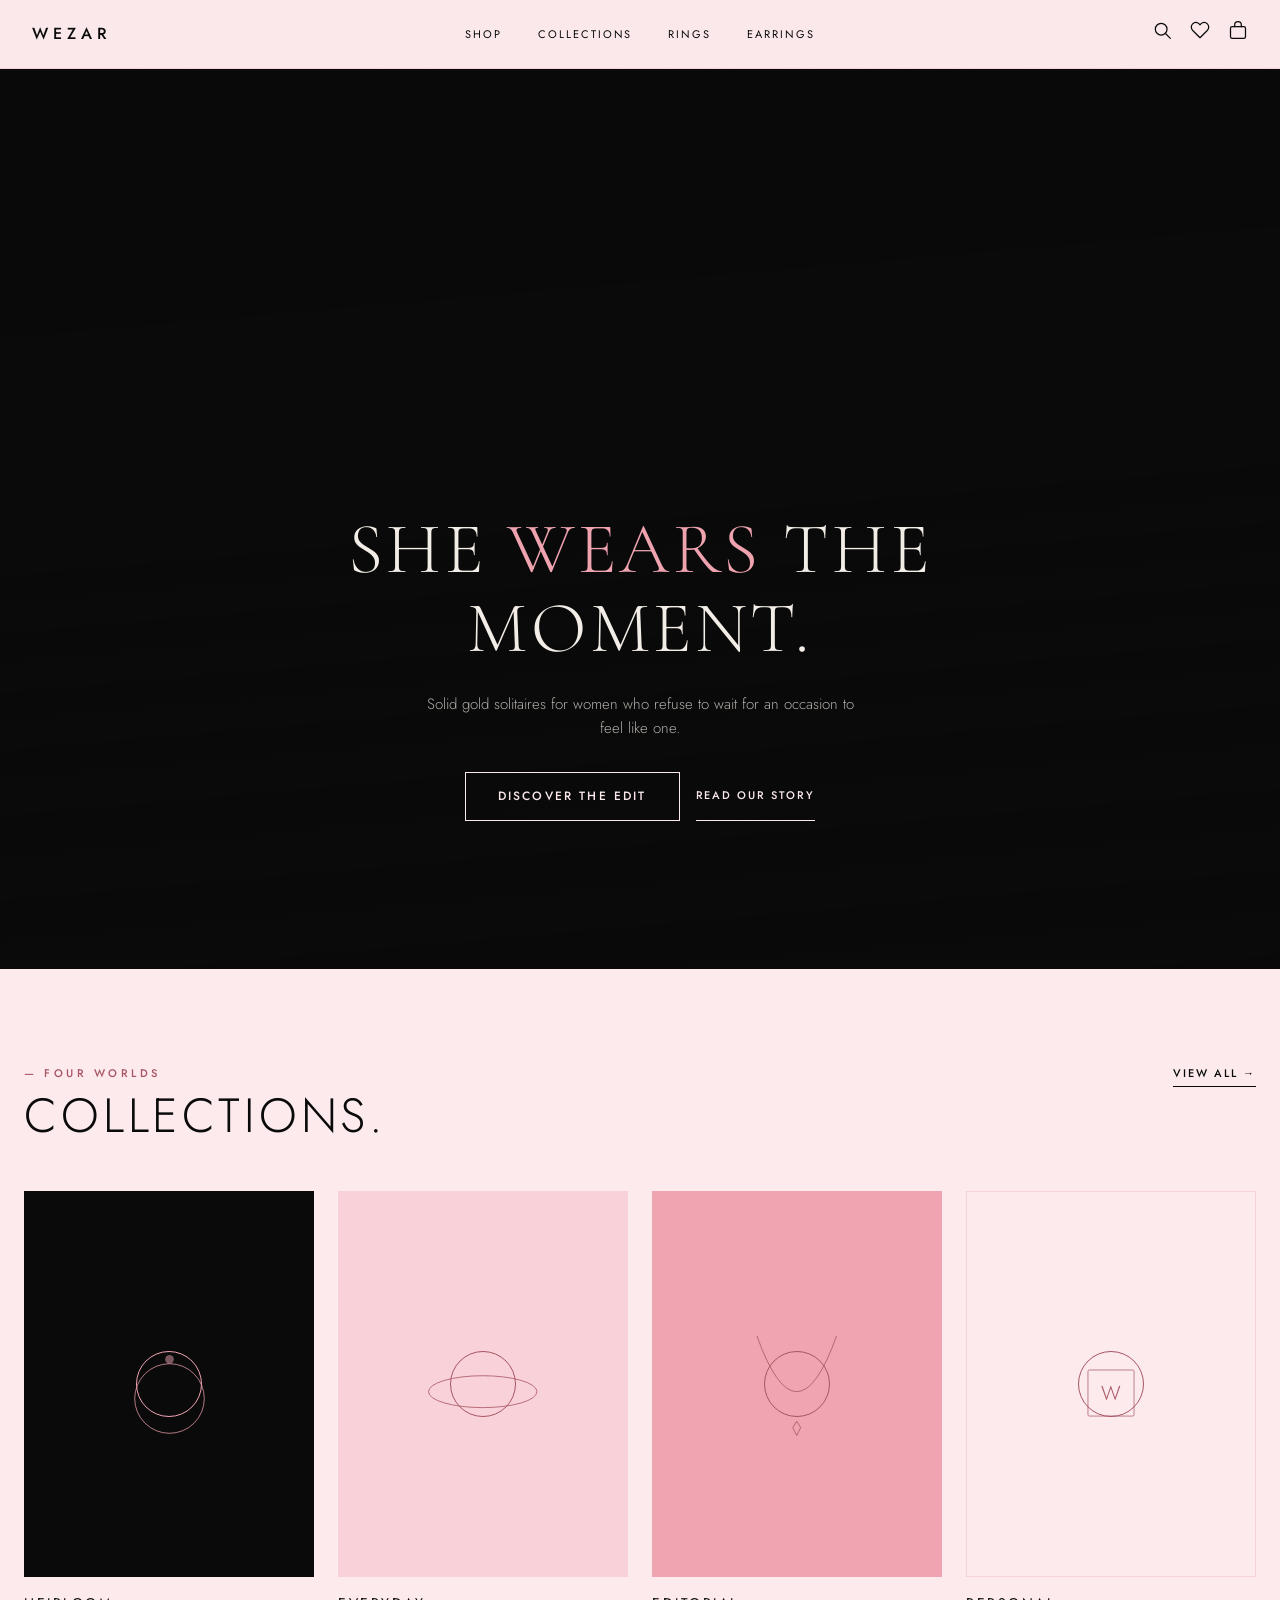
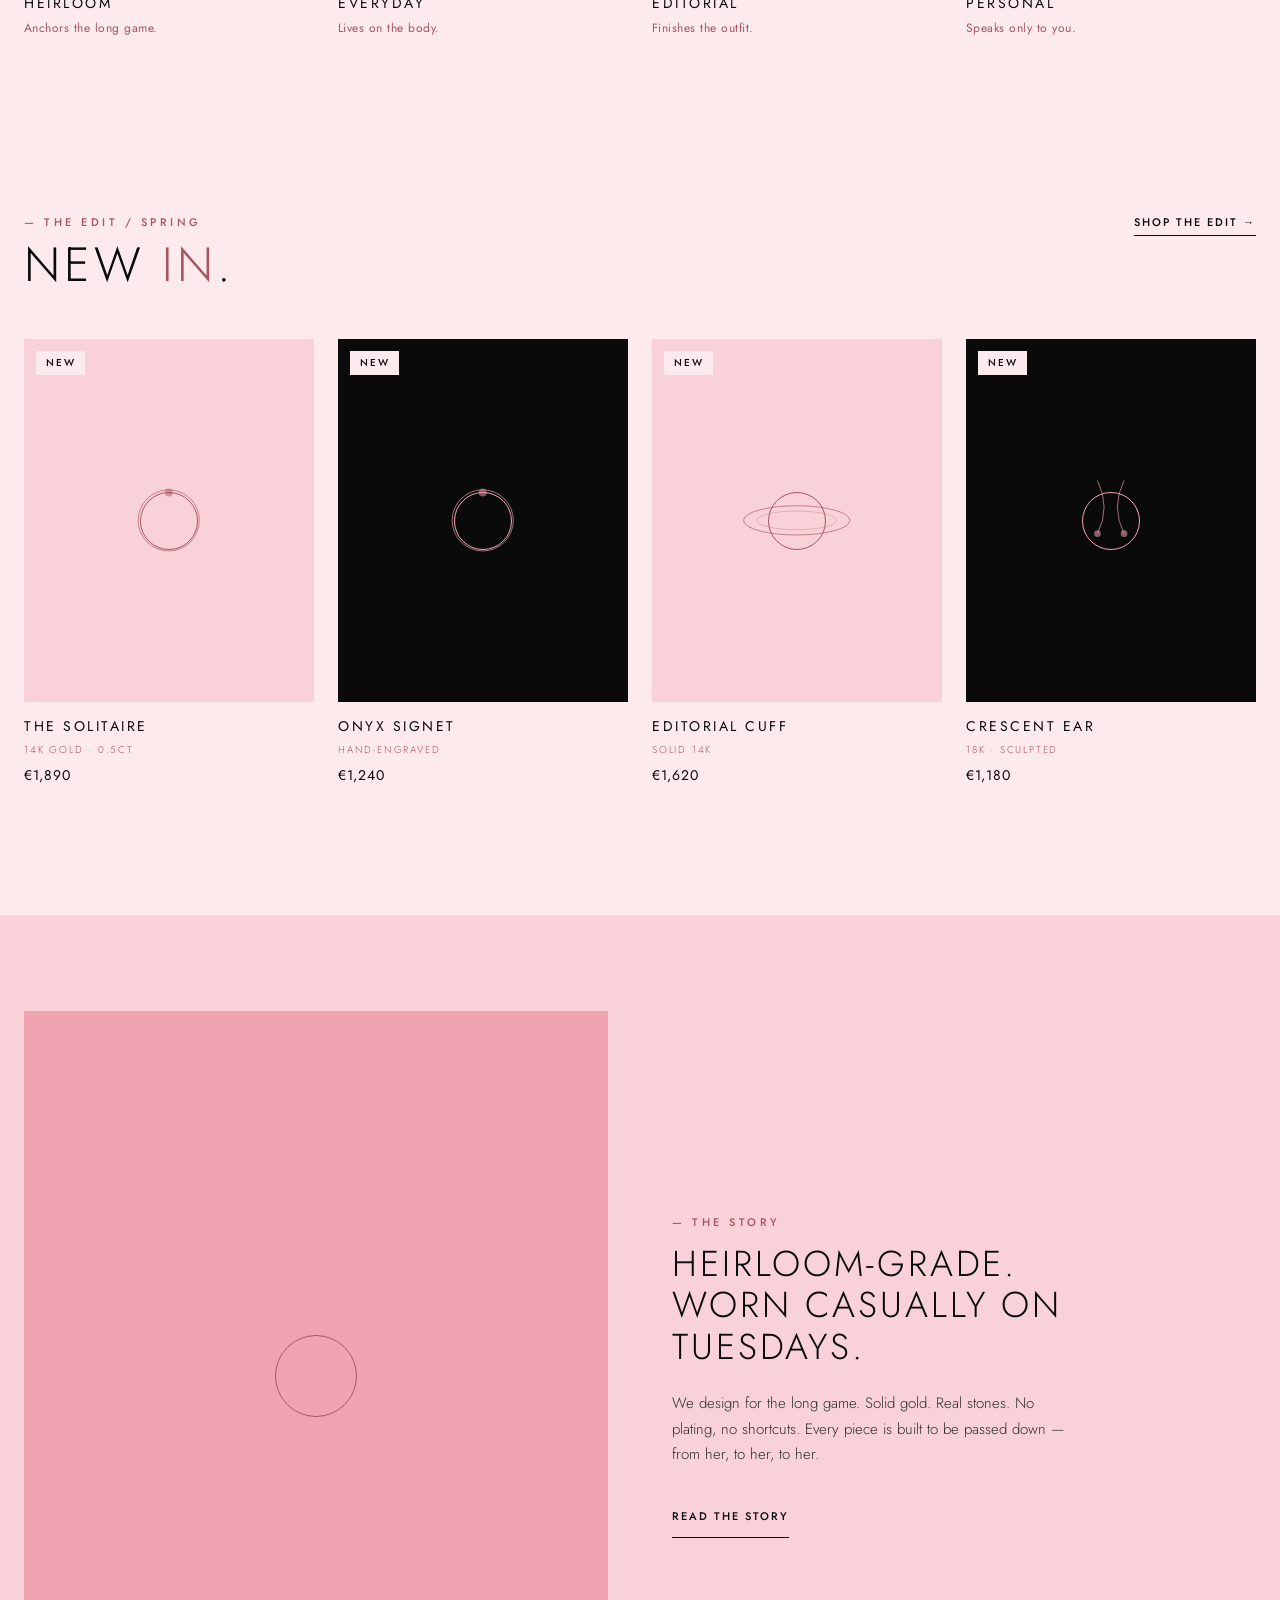
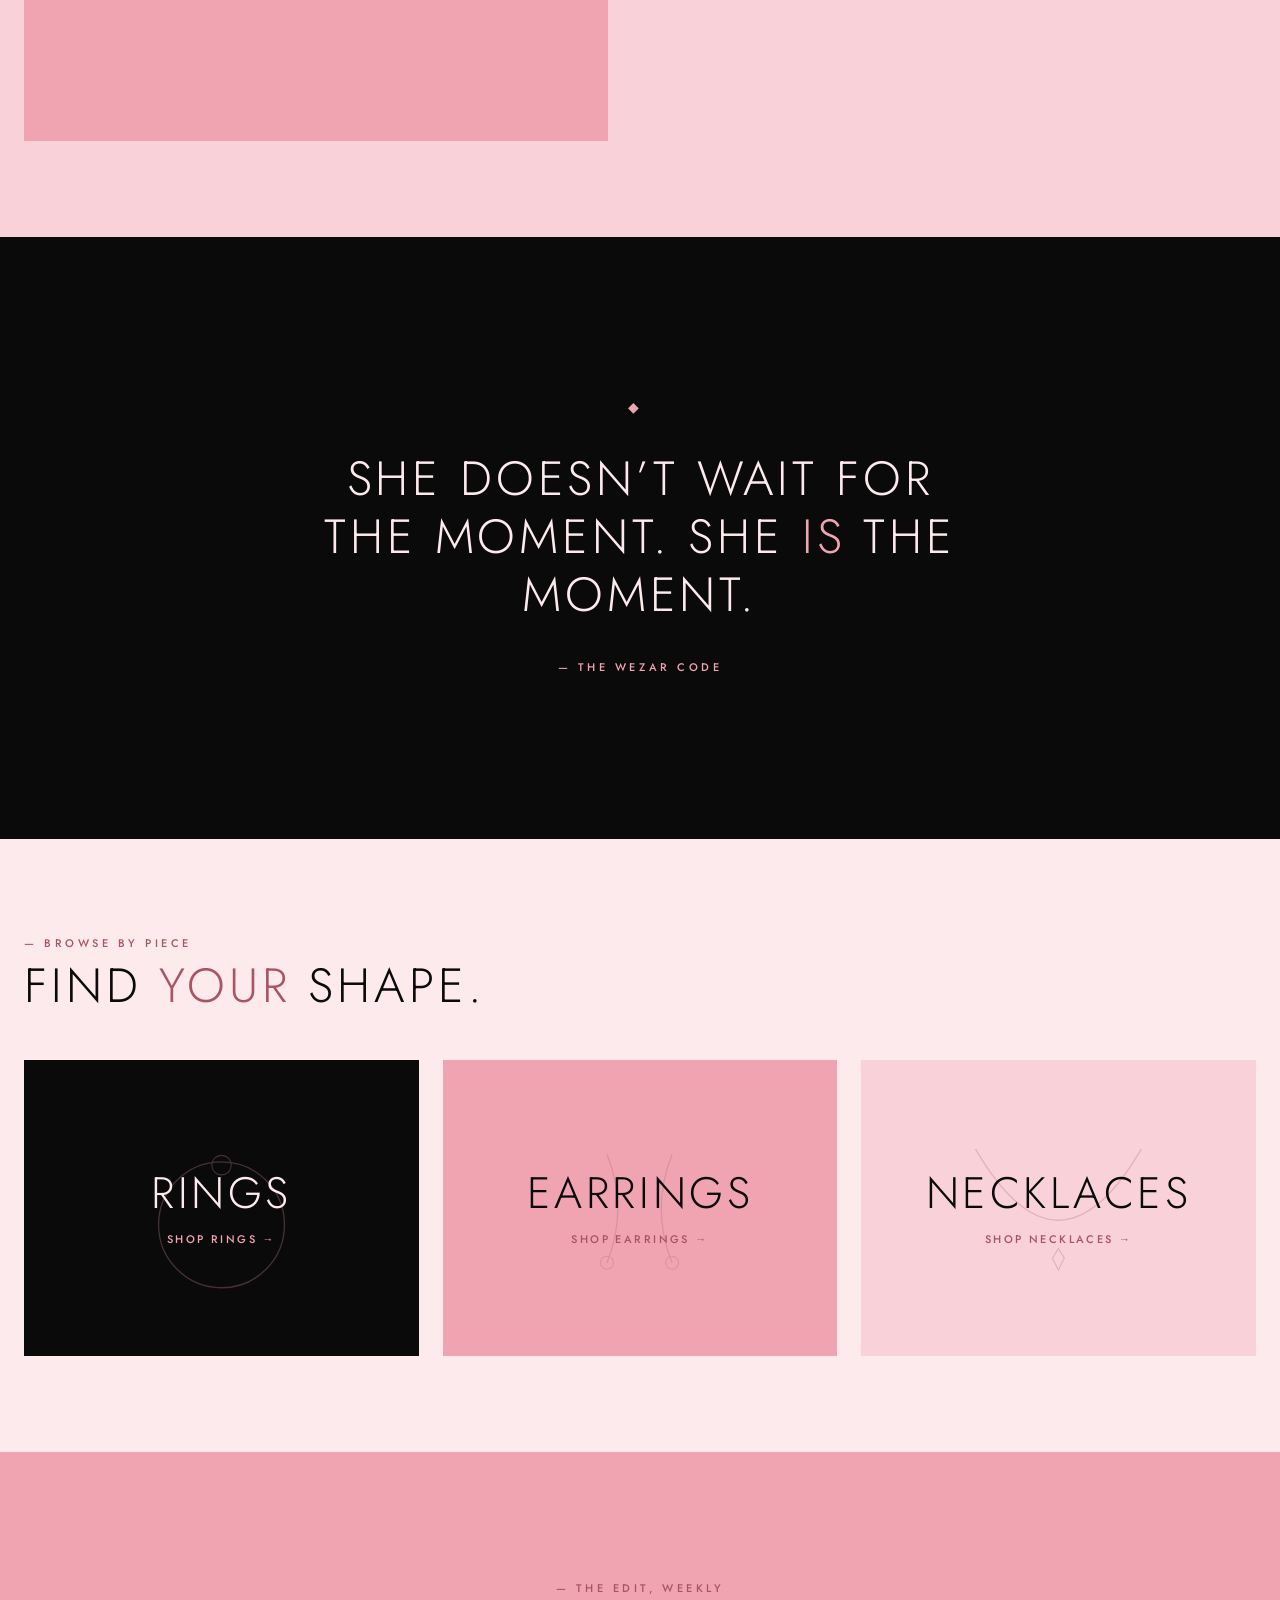
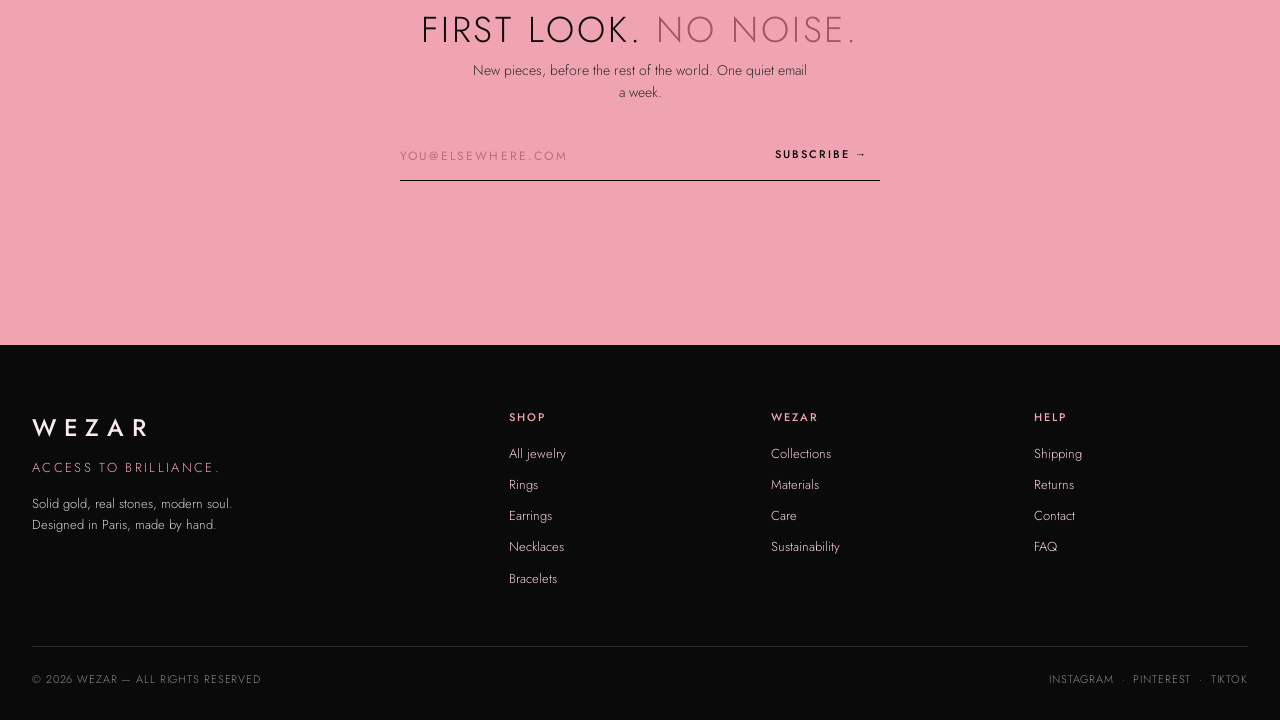
<file: index.html>
<!DOCTYPE html>
<html lang="en">
<head>
<meta charset="UTF-8">
<meta name="viewport" content="width=device-width, initial-scale=1">
<title>Wezar — Access to brilliance.</title>
<link rel="stylesheet" href="assets/wezar.css">
<link rel="stylesheet" href="assets/site.css">
<style>
  /* ---------- HERO ---------- */
  .hero {
    min-height: 100vh; display: flex; flex-direction: column;
    align-items: center; justify-content: flex-end;
    padding: 0 0 148px; position: relative; overflow: hidden;
    background: var(--wz-rose);
  }
  .hero-img-wrap {
    position: absolute; inset: 0; z-index: 0; overflow: hidden;
  }
  .hero-img {
    width: 100%; height: 115%;
    object-fit: cover; object-position: center 15%;
    will-change: transform;
  }
  .hero-wordmark {
    position: absolute; z-index: 1;
    top: 50%; transform: translateY(-50%);
    font-family: var(--wz-font-display); font-weight: 300;
    font-size: clamp(96px, 15vw, 220px);
    letter-spacing: -0.01em; text-transform: uppercase;
    color: rgba(168, 85, 99, 0.28); line-height: 1;
    pointer-events: none; will-change: transform, opacity;
    user-select: none;
  }
  .hero-wordmark-left  { left: -0.04em; }
  .hero-wordmark-right { right: -0.04em; }
  .hero-veil {
    position: absolute; inset: 0; z-index: 2;
    background: linear-gradient(
      175deg,
      rgba(10,10,10,0.04) 0%,
      transparent 28%,
      transparent 50%,
      rgba(10,10,10,0.38) 72%,
      rgba(10,10,10,0.72) 100%
    );
  }
  .hero-content {
    position: relative; z-index: 3;
    text-align: center; padding: 0 32px; max-width: 680px;
  }
  .hero .eyebrow { color: var(--wz-rose); margin-bottom: 18px; }
  .hero h1 {
    font-family: var(--wz-font-display); font-weight: 300;
    font-size: clamp(40px, 6vw, 72px); line-height: 1.1; letter-spacing: 0.05em;
    text-transform: uppercase; max-width: 18ch; margin: 0 auto 24px;
    color: var(--wz-pearl);
  }
  .hero h1 .accent { color: var(--wz-rose); }
  .hero p {
    max-width: 48ch; margin: 0 auto 32px;
    color: rgba(244, 239, 232, 0.72); font-family: var(--wz-font-body);
    font-size: 15px; line-height: 1.6; font-weight: 300;
  }
  .hero-actions { display: flex; gap: 16px; flex-wrap: wrap; justify-content: center; }
  .hero-marker {
    position: absolute; bottom: 32px; left: 50%; transform: translateX(-50%);
    color: var(--wz-rose-soft); font-size: 11px; letter-spacing: .32em;
    display: flex; flex-direction: column; align-items: center; gap: 16px;
    font-family: var(--wz-font-body); font-weight: 500; z-index: 3;
  }
  .hero-marker .line {
    width: 1px; height: 40px; background: var(--wz-rose-soft); opacity: .5;
    transform-origin: top center;
    animation: hero-line-pulse 2.4s ease-in-out infinite;
    animation-delay: 2.2s;
  }
  @keyframes hero-line-pulse {
    0%, 100% { transform: scaleY(1);   opacity: .5; }
    50%       { transform: scaleY(.4); opacity: .9; }
  }

  @media (min-width: 768px) {
    .hero { background: var(--wz-onyx); }
    .hero-img-wrap {
      inset: unset;
      top: 0; bottom: 0;
      left: 50%; transform: translateX(-50%);
      width: calc(100vh * 9 / 16);
    }
  }

  /* ---------- SECTION ---------- */
  .section { padding: 96px 0; }
  .section-tight { padding: 80px 0; }
  .section-head {
    display: flex; justify-content: space-between; align-items: baseline; gap: 24px;
    margin-bottom: 48px; flex-wrap: wrap;
  }
  .section-head h2 {
    font-family: var(--wz-font-body); font-weight: 300;
    font-size: clamp(28px, 4vw, 48px); line-height: 1.1; letter-spacing: 0.08em;
    text-transform: uppercase; margin: 8px 0 0; color: var(--wz-onyx);
  }
  .section-head h2 .accent { color: var(--wz-rose-deeper); }
  .section-link {
    font-family: var(--wz-font-body); font-size: 11px; font-weight: 500;
    letter-spacing: .18em; text-transform: uppercase;
    padding-bottom: 4px; border-bottom: 1px solid var(--wz-onyx);
    transition: all 320ms var(--wz-ease);
  }
  .section-link:hover { color: var(--wz-rose-deeper); border-color: var(--wz-rose-deeper); letter-spacing: .22em; }

  /* ---------- COLLECTIONS STRIP ---------- */
  .collections-strip {
    display: grid; grid-template-columns: repeat(4, 1fr); gap: 24px;
  }
  @media (max-width: 800px) { .collections-strip { grid-template-columns: 1fr 1fr; gap: 16px; } }
  .col-card { display: block; cursor: pointer; }
  .col-card .img {
    aspect-ratio: 3/4; position: relative; overflow: hidden; margin-bottom: 16px;
    transition: filter 320ms var(--wz-ease);
  }
  .col-card .img.heirloom  { background: var(--wz-onyx); }
  .col-card .img.everyday  { background: var(--wz-rose-soft); }
  .col-card .img.editorial { background: var(--wz-rose); }
  .col-card .img.personal  { background: var(--wz-rose-whisper); border: 1px solid var(--wz-rose-soft); }
  .col-card:hover .img { filter: brightness(.96); }
  .col-card .img::after {
    content: ''; position: absolute; width: 64px; height: 64px; border-radius: 50%;
    border: 1px solid var(--wz-rose-deeper); top: 50%; left: 50%;
    transform: translate(-50%, -50%);
  }
  .col-card .img.heirloom::after { border-color: var(--wz-rose); }
  .col-card .overlay {
    position: absolute; inset: 0; display: flex; align-items: flex-end; padding: 20px;
    opacity: 0; transition: opacity 320ms var(--wz-ease);
  }
  .col-card:hover .overlay { opacity: 1; }
  .col-card .overlay span {
    font-family: var(--wz-font-body); font-size: 11px; font-weight: 500;
    letter-spacing: .22em; text-transform: uppercase; color: var(--wz-rose-whisper);
    background: rgba(10,10,10,.7); padding: 8px 14px;
  }
  .col-card .img.everyday .overlay span,
  .col-card .img.editorial .overlay span,
  .col-card .img.personal .overlay span {
    color: var(--wz-onyx); background: rgba(252, 234, 237, .9);
  }
  .col-card .name {
    font-family: var(--wz-font-body); font-weight: 400;
    font-size: 14px; letter-spacing: .18em; text-transform: uppercase;
    margin: 0 0 4px; color: var(--wz-onyx);
  }
  .col-card .tagline {
    font-family: var(--wz-font-body); font-size: 12px; font-weight: 400;
    letter-spacing: .04em; color: var(--wz-rose-deeper);
  }

  /* Decorative SVG inside collection tile */
  .col-art { position: absolute; inset: 0; display: flex; align-items: center; justify-content: center; }

  /* ---------- EDITORIAL ROW ---------- */
  .editorial-row { background: var(--wz-rose-soft); padding: 96px 0; }
  .editorial-grid {
    display: grid; grid-template-columns: 1fr 1fr; gap: 64px; align-items: center;
  }
  @media (max-width: 800px) { .editorial-grid { grid-template-columns: 1fr; gap: 32px; } }
  .editorial-grid .img {
    aspect-ratio: 4/5; background: var(--wz-rose); position: relative; overflow: hidden;
  }
  .editorial-grid .img::after {
    content: ''; position: absolute; width: 80px; height: 80px; border-radius: 50%;
    border: 1px solid var(--wz-rose-deeper); top: 50%; left: 50%; transform: translate(-50%,-50%);
  }
  .editorial-grid .eyebrow { margin-bottom: 12px; }
  .editorial-grid h3 {
    font-family: var(--wz-font-body); font-weight: 300;
    font-size: clamp(28px, 3.5vw, 36px); line-height: 1.15; letter-spacing: 0.08em;
    text-transform: uppercase; margin: 0 0 24px; color: var(--wz-onyx);
  }
  .editorial-grid p {
    font-size: 15px; line-height: 1.7; color: var(--wz-graphite); max-width: 44ch; margin: 0 0 28px;
  }

  /* ---------- CATEGORY TILES ---------- */
  .category-tiles { display: grid; grid-template-columns: repeat(3, 1fr); gap: 24px; }
  @media (max-width: 800px) { .category-tiles { grid-template-columns: 1fr; } }
  .cat-tile {
    aspect-ratio: 16/12; position: relative; overflow: hidden; cursor: pointer;
    display: flex; align-items: center; justify-content: center; flex-direction: column;
    transition: filter 320ms var(--wz-ease);
    background: var(--wz-rose-soft);
  }
  .cat-tile.rings { background: var(--wz-onyx); color: var(--wz-rose-whisper); }
  .cat-tile.earrings { background: var(--wz-rose); color: var(--wz-onyx); }
  .cat-tile.necklaces { background: var(--wz-rose-soft); color: var(--wz-onyx); }
  .cat-tile:hover { filter: brightness(.96); }
  .cat-tile .name {
    font-family: var(--wz-font-body); font-weight: 300;
    font-size: clamp(28px, 4vw, 44px); line-height: 1.1; letter-spacing: 0.08em;
    text-transform: uppercase; margin: 0 0 14px; position: relative; z-index: 2;
  }
  .cat-tile .label {
    font-family: var(--wz-font-body); font-size: 11px; font-weight: 500;
    letter-spacing: .22em; text-transform: uppercase; position: relative; z-index: 2;
  }
  .cat-tile.rings .label { color: var(--wz-rose); }
  .cat-tile.earrings .label, .cat-tile.necklaces .label { color: var(--wz-rose-deeper); }
  .cat-tile-art {
    position: absolute; inset: 0; display: flex; align-items: center; justify-content: center;
    opacity: .25; pointer-events: none;
  }
  @media (max-width: 800px) {
    .cat-tile { aspect-ratio: 4/5; }
  }

  /* ---------- NEWSLETTER ---------- */
  .newsletter {
    background: var(--wz-rose); padding: 128px 32px; text-align: center;
  }
  .newsletter .eyebrow { color: var(--wz-rose-deeper); margin-bottom: 12px; }
  .newsletter h2 {
    font-family: var(--wz-font-body); font-weight: 300;
    font-size: clamp(28px, 4vw, 36px); line-height: 1.15; letter-spacing: 0.08em;
    text-transform: uppercase; margin: 12px 0 8px; color: var(--wz-onyx);
  }
  .newsletter h2 .accent { color: var(--wz-rose-deeper); }
  .newsletter p {
    font-family: var(--wz-font-body); font-weight: 300; font-size: 14px;
    line-height: 1.6; color: var(--wz-graphite);
    max-width: 42ch; margin: 0 auto 32px;
  }
  .newsletter form {
    display: flex; max-width: 480px; margin: 0 auto;
    border-bottom: 1px solid var(--wz-onyx); padding-bottom: 6px;
  }
  .newsletter input {
    flex: 1; border: none; background: transparent;
    font-family: var(--wz-font-body); font-size: 15px;
    outline: none; padding: 8px 0; color: var(--wz-onyx);
  }
  .newsletter input::placeholder {
    font-family: var(--wz-font-body); letter-spacing: .18em; text-transform: uppercase;
    font-size: 12px; color: var(--wz-rose-deeper); opacity: .7;
  }
  .newsletter button {
    font-family: var(--wz-font-body); font-size: 11px; font-weight: 500;
    letter-spacing: .18em; text-transform: uppercase; padding: 0 12px;
    color: var(--wz-onyx); transition: color 180ms var(--wz-ease);
  }
  .newsletter button:hover { color: var(--wz-rose-deeper); }
  .newsletter .msg {
    margin-top: 18px; font-family: var(--wz-font-body); font-weight: 400;
    letter-spacing: .18em; text-transform: uppercase;
    color: var(--wz-rose-deeper); font-size: 11px; min-height: 18px;
  }

  /* ---------- EDITORIAL QUOTE (kept, restyled) ---------- */
  .editorial-quote {
    background: var(--wz-onyx); color: var(--wz-rose-whisper);
    padding: 160px 32px; text-align: center; position: relative;
  }
  .editorial-quote .diamond {
    color: var(--wz-rose); font-size: 14px; letter-spacing: 1em; margin-bottom: 32px;
  }
  .editorial-quote blockquote {
    font-family: var(--wz-font-body); font-weight: 300;
    font-size: clamp(28px, 4vw, 48px); line-height: 1.2; letter-spacing: 0.08em;
    text-transform: uppercase; margin: 0 auto 32px; max-width: 24ch;
  }
  .editorial-quote blockquote .accent { color: var(--wz-rose); }
  .editorial-quote cite {
    font-family: var(--wz-font-body); font-style: normal; font-weight: 500;
    font-size: 11px; letter-spacing: .32em; text-transform: uppercase;
    color: var(--wz-rose);
  }
</style>
</head>
<body data-screen-label="01 Home">

<div id="site-header"></div>

<!-- ============ HERO ============ -->
<section class="hero" data-screen-label="Hero">
  <div class="hero-img-wrap">
    <video class="hero-img" src="assets/hero.mp4"
      autoplay muted loop playsinline preload="auto"></video>
  </div>
  <div class="hero-veil" aria-hidden="true"></div>
  <div class="hero-content">
    <h1>She <span class="accent">wears</span> the moment.</h1>
    <p>Solid gold solitaires for women who refuse to wait for an occasion to feel like one.</p>
    <div class="hero-actions">
      <a href="shop.html" class="btn btn-secondary on-dark">Discover the edit</a>
      <a href="#editorial" class="btn btn-ghost on-dark">Read our story</a>
    </div>
  </div>
</section>

<!-- ============ FEATURED COLLECTIONS ============ -->
<section class="section">
  <div class="container">
    <div class="section-head">
      <div>
        <div class="eyebrow">— Four Worlds</div>
        <h2>Collections.</h2>
      </div>
      <a href="collections.html" class="section-link">View all →</a>
    </div>
    <div class="collections-strip" id="collections-strip"></div>
  </div>
</section>

<!-- ============ NEW IN ============ -->
<section class="section-tight" style="padding-bottom:128px;">
  <div class="container">
    <div class="section-head">
      <div>
        <div class="eyebrow">— The Edit / Spring</div>
        <h2>New <span class="accent">in</span>.</h2>
      </div>
      <a href="shop.html" class="section-link">Shop the edit →</a>
    </div>
    <div class="product-grid" id="new-grid"></div>
  </div>
</section>

<!-- ============ EDITORIAL STORY ============ -->
<section class="editorial-row" id="editorial" data-screen-label="Editorial">
  <div class="container">
    <div class="editorial-grid">
      <div class="img"></div>
      <div>
        <div class="eyebrow">— The Story</div>
        <h3>Heirloom-grade.<br>Worn casually on Tuesdays.</h3>
        <p>We design for the long game. Solid gold. Real stones. No plating, no shortcuts. Every piece is built to be passed down — from her, to her, to her.</p>
        <a class="btn btn-ghost">Read the story</a>
      </div>
    </div>
  </div>
</section>

<!-- ============ EDITORIAL QUOTE ============ -->
<section class="editorial-quote" data-screen-label="Quote">
  <div class="diamond">◆</div>
  <blockquote>She doesn&rsquo;t wait for the moment. She <span class="accent">is</span> the moment.</blockquote>
  <cite>— The Wezar Code</cite>
</section>

<!-- ============ CATEGORY TILES ============ -->
<section class="section">
  <div class="container">
    <div class="section-head">
      <div>
        <div class="eyebrow">— Browse by piece</div>
        <h2>Find <span class="accent">your</span> shape.</h2>
      </div>
    </div>
    <div class="category-tiles">
      <a href="shop.html?category=rings" class="cat-tile rings">
        <div class="cat-tile-art">
          <svg viewBox="0 0 200 200" width="55%" xmlns="http://www.w3.org/2000/svg">
            <circle cx="100" cy="115" r="58" fill="none" stroke="#F0A4B1" stroke-width="1.2"/>
            <circle cx="100" cy="60" r="9" fill="none" stroke="#F0A4B1" stroke-width="1"/>
          </svg>
        </div>
        <div class="name">Rings</div>
        <div class="label">Shop rings →</div>
      </a>
      <a href="shop.html?category=earrings" class="cat-tile earrings">
        <div class="cat-tile-art">
          <svg viewBox="0 0 200 200" width="55%" xmlns="http://www.w3.org/2000/svg">
            <path d="M70 50 Q90 100 70 150" fill="none" stroke="#A85563" stroke-width="1.2"/>
            <path d="M130 50 Q110 100 130 150" fill="none" stroke="#A85563" stroke-width="1.2"/>
            <circle cx="70" cy="150" r="6" fill="none" stroke="#A85563" stroke-width="1"/>
            <circle cx="130" cy="150" r="6" fill="none" stroke="#A85563" stroke-width="1"/>
          </svg>
        </div>
        <div class="name">Earrings</div>
        <div class="label">Shop earrings →</div>
      </a>
      <a href="shop.html?category=necklaces" class="cat-tile necklaces">
        <div class="cat-tile-art">
          <svg viewBox="0 0 200 200" width="60%" xmlns="http://www.w3.org/2000/svg">
            <path d="M30 50 Q100 170 170 50" fill="none" stroke="#A85563" stroke-width="1.2"/>
            <path d="M95 142 l5 10 l5 -10 l-5 -8 z" fill="none" stroke="#A85563" stroke-width="1"/>
          </svg>
        </div>
        <div class="name">Necklaces</div>
        <div class="label">Shop necklaces →</div>
      </a>
    </div>
  </div>
</section>

<!-- ============ NEWSLETTER ============ -->
<section class="newsletter" data-screen-label="Newsletter">
  <div class="eyebrow">— The Edit, Weekly</div>
  <h2>First look. <span class="accent">No noise.</span></h2>
  <p>New pieces, before the rest of the world. One quiet email a week.</p>
  <form id="nl" onsubmit="event.preventDefault(); document.getElementById('nl-msg').textContent='Welcome.'; this.querySelector('input').value=''">
    <input type="email" placeholder="you@elsewhere.com" required>
    <button type="submit">Subscribe →</button>
  </form>
  <div class="msg" id="nl-msg"></div>
</section>

<div id="site-footer"></div>

<script src="assets/data.js"></script>
<script type="module" src="assets/motion.js"></script>
<script type="module">
  import { animate, scroll } from "https://esm.sh/framer-motion@latest/dom";

  const ease = [0.22, 0.61, 0.36, 1]; // Wezar signature ease

  // ── Entrance sequence ──────────────────────────────────────────
  // 1. Full-bleed image: subtle scale-in + fade
  animate('.hero-img', { scale: [1.05, 1], opacity: [0, 1] },
    { duration: 1.8, easing: ease });

  // 2. WE / ZAR watermarks: slide in from opposite edges
  animate('.hero-wordmark-left',  { x: [-80, 0], opacity: [0, 1] },
    { duration: 1.4, delay: 0.18, easing: ease });
  animate('.hero-wordmark-right', { x: [80,  0], opacity: [0, 1] },
    { duration: 1.4, delay: 0.18, easing: ease });

  // 3. Eyebrow label
  animate('.hero .eyebrow', { y: [28, 0], opacity: [0, 1] },
    { duration: 0.9, delay: 0.55, easing: 'ease-out' });

  // 4. Headline
  animate('.hero h1', { y: [36, 0], opacity: [0, 1] },
    { duration: 1.0, delay: 0.72, easing: ease });

  // 5. Subtext
  animate('.hero p', { y: [22, 0], opacity: [0, 1] },
    { duration: 0.85, delay: 0.92, easing: 'ease-out' });

  // 6. CTAs — staggered
  document.querySelectorAll('.hero-actions .btn').forEach((btn, i) => {
    animate(btn, { y: [16, 0], opacity: [0, 1] },
      { duration: 0.7, delay: 1.06 + i * 0.12, easing: 'ease-out' });
  });

  // 7. Scroll marker
  animate('.hero-marker', { opacity: [0, 1] },
    { duration: 0.8, delay: 1.42 });

  // ── Scroll-driven ──────────────────────────────────────────────
  // 8. Image parallax: drifts up as hero scrolls out of view
  scroll(
    animate('.hero-img', { y: ['0%', '-15%'] }),
    { target: document.querySelector('.hero') }
  );
</script>
<script>
  const heroVid = document.querySelector('.hero-img');
  if (heroVid) {
    heroVid.play().catch(() => {});
    document.addEventListener('touchstart', () => heroVid.play().catch(() => {}), { once: true });
  }
</script>
<script>
  injectChrome('home');

  // Render featured collections (all four)
  const colArtMap = {
    heirloom:  '<svg viewBox="0 0 200 240" width="50%" xmlns="http://www.w3.org/2000/svg"><circle cx="100" cy="140" r="48" fill="none" stroke="#F0A4B1" stroke-width="1"/><circle cx="100" cy="86" r="6" fill="#F0A4B1" fill-opacity=".5"/></svg>',
    everyday:  '<svg viewBox="0 0 200 240" width="55%" xmlns="http://www.w3.org/2000/svg"><ellipse cx="100" cy="130" rx="68" ry="20" fill="none" stroke="#A85563" stroke-width="1"/></svg>',
    editorial: '<svg viewBox="0 0 200 240" width="55%" xmlns="http://www.w3.org/2000/svg"><path d="M50 60 Q100 200 150 60" fill="none" stroke="#A85563" stroke-width="1"/><path d="M95 175 l5 10 l5 -10 l-5 -8 z" fill="none" stroke="#A85563" stroke-width="1"/></svg>',
    personal:  '<svg viewBox="0 0 200 240" width="50%" xmlns="http://www.w3.org/2000/svg"><rect x="68" y="100" width="64" height="64" rx="2" fill="none" stroke="#A85563" stroke-width="1"/><text x="100" y="142" text-anchor="middle" font-family="Jost" font-size="28" font-weight="300" fill="#A85563">W</text></svg>',
  };
  document.getElementById('collections-strip').innerHTML = COLLECTIONS.map(c => `
    <a class="col-card" href="shop.html?collection=${c.slug}">
      <div class="img ${c.slug}">
        <div class="col-art">${colArtMap[c.slug]}</div>
        <div class="overlay"><span>Explore →</span></div>
      </div>
      <div class="name">${c.name}</div>
      <div class="tagline">${c.tagline}</div>
    </a>
  `).join('');

  // Render new arrivals — products tagged 'New' first, then newest
  const newProducts = [
    ...PRODUCTS.filter(p => p.tag === 'New'),
    ...PRODUCTS.filter(p => p.tag !== 'New')
  ].slice(0, 4);
  document.getElementById('new-grid').innerHTML = newProducts.map(p => productCard(p)).join('');
</script>
</body>
</html>
</file>
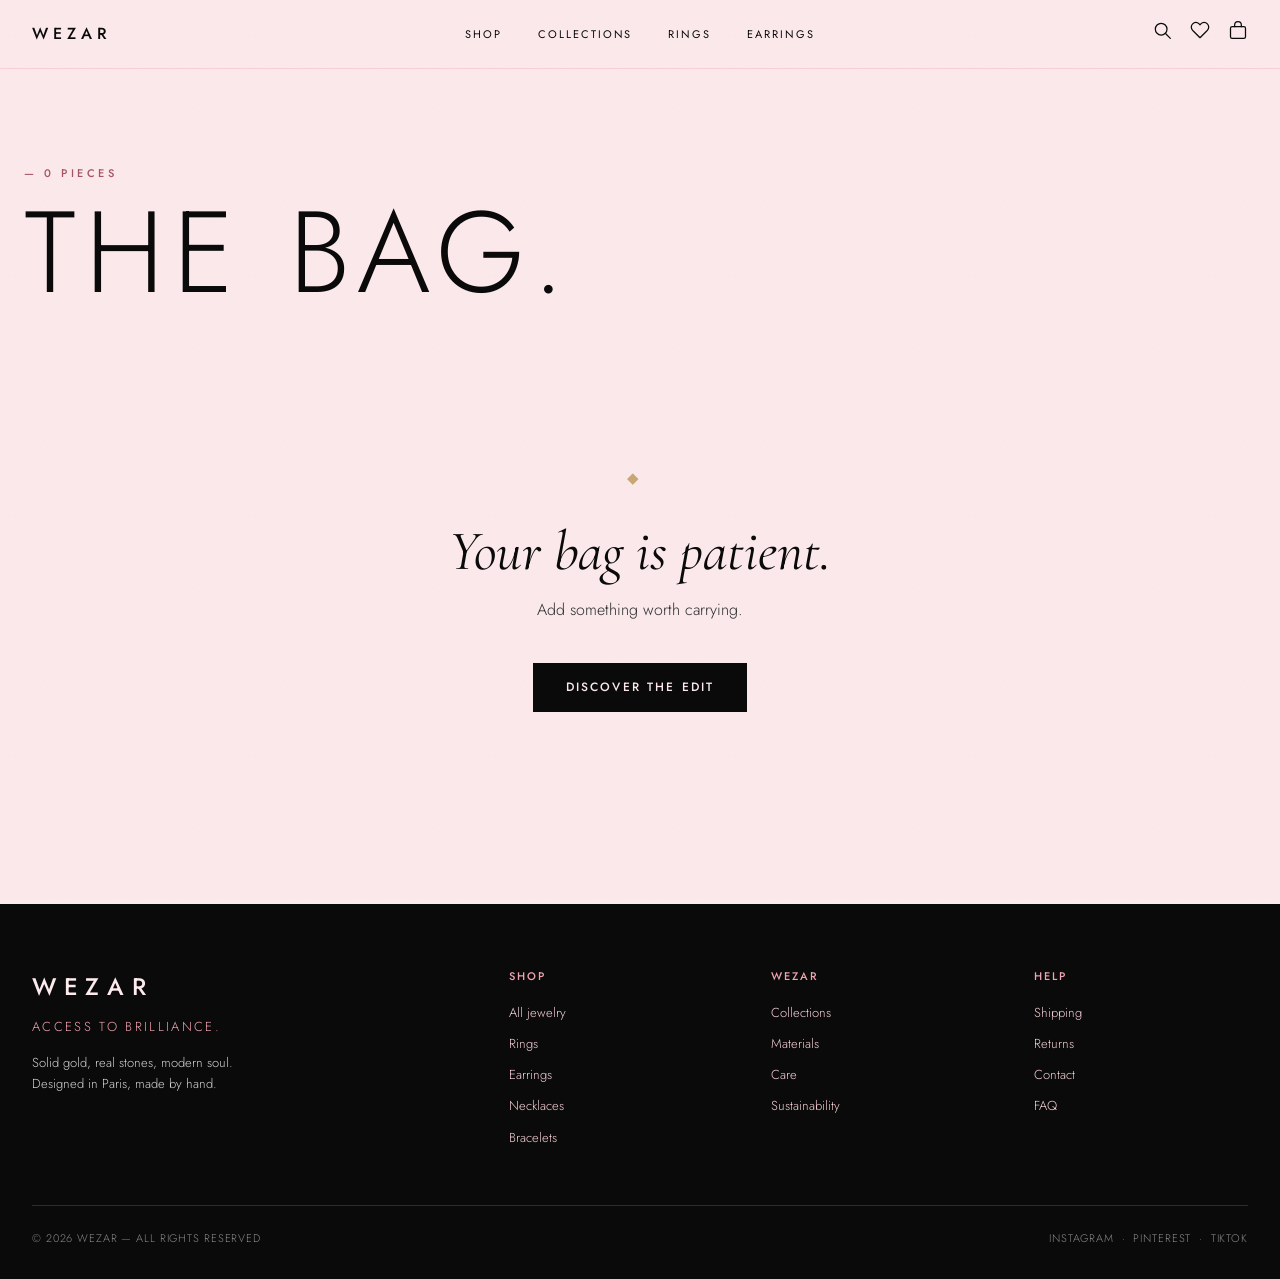
<file: cart.html>
<!DOCTYPE html>
<html lang="en">
<head>
<meta charset="UTF-8">
<meta name="viewport" content="width=device-width, initial-scale=1">
<title>The Bag — Wezar</title>
<link rel="stylesheet" href="assets/wezar.css">
<link rel="stylesheet" href="assets/site.css">
<style>
  .page-title { padding: 96px 0 64px; }
  .page-title .eyebrow { margin-bottom: 16px; }
  .page-title h1 {
    font-family: var(--wz-font-body); font-weight: 300; text-transform: uppercase;
    font-size: clamp(56px, 9vw, 120px); line-height: .95; letter-spacing: 0.08em;
    margin: 0;
  }

  .empty-state {
    padding: 96px 24px 192px; text-align: center;
  }
  .empty-state .diamond { color: var(--wz-champagne); margin-bottom: 28px; letter-spacing: 1em; }
  .empty-state h2 {
    font-family: var(--wz-font-body); font-weight: 300; text-transform: uppercase;
    font-size: clamp(36px, 5vw, 56px); line-height: 1.1; margin: 0 0 16px;
  }
  .empty-state p {
    font-family: var(--wz-font-body); font-weight: 300; color: var(--wz-graphite);
    font-size: 16px; max-width: 36ch; margin: 0 auto 40px;
  }

  .cart-grid {
    display: grid; grid-template-columns: 1.6fr 1fr; gap: 80px;
    padding-bottom: 160px; align-items: flex-start;
  }
  @media (max-width: 900px) { .cart-grid { grid-template-columns: 1fr; gap: 48px; } }

  .cart-item {
    display: grid; grid-template-columns: 120px 1fr auto;
    gap: 24px; padding: 28px 0; border-top: 1px solid var(--wz-mist);
    align-items: flex-start; position: relative;
    transition: opacity 320ms var(--wz-ease), transform 320ms var(--wz-ease);
  }
  .cart-item:last-child { border-bottom: 1px solid var(--wz-mist); }
  .cart-item.removing { opacity: 0; transform: translateX(-12px); }
  .cart-item .thumb {
    width: 120px; height: 120px; position: relative; overflow: hidden;
    background: var(--wz-pearl);
  }
  .cart-item .thumb.dark { background: var(--wz-charcoal); }
  .cart-item .thumb.blush { background: var(--wz-blush); }
  .cart-item .thumb.deep { background: var(--wz-pearl-deep); }
  .cart-item .thumb .ph svg { width: 60%; }

  .cart-item .name {
    font-family: var(--wz-font-body); font-weight: 400; text-transform: uppercase;
    font-size: 22px; margin: 0 0 6px;
  }
  .cart-item .meta {
    font-family: var(--wz-font-body); font-size: 10px; letter-spacing: .22em;
    text-transform: uppercase; color: var(--wz-stone); margin-bottom: 16px;
  }
  .cart-item .row-bottom { display: flex; align-items: center; gap: 20px; }
  .qty-stepper {
    display: inline-flex; align-items: center; border: 1px solid var(--wz-mist);
  }
  .qty-stepper button {
    width: 32px; height: 32px; font-family: var(--wz-font-body); font-size: 13px;
    color: var(--wz-onyx); transition: background 180ms var(--wz-ease);
  }
  .qty-stepper button:hover { background: var(--wz-pearl); }
  .qty-stepper input {
    width: 36px; height: 32px; border: none; background: transparent; text-align: center;
    font-family: var(--wz-font-body); font-size: 13px; outline: none;
  }
  .cart-item .right {
    text-align: right; display: flex; flex-direction: column; gap: 16px; align-items: flex-end;
  }
  .cart-item .price {
    font-family: var(--wz-font-body); font-size: 16px; letter-spacing: .04em;
  }
  .cart-item .remove {
    font-family: var(--wz-font-body); font-size: 18px; color: var(--wz-stone);
    transition: color 180ms var(--wz-ease);
  }
  .cart-item .remove:hover { color: var(--wz-onyx); }

  .summary {
    position: sticky; top: 100px;
    background: var(--wz-pearl); padding: 40px;
  }
  @media (max-width: 900px) { .summary { position: static; } }
  .summary h3 {
    font-family: var(--wz-font-body); font-size: 11px; font-weight: 500;
    letter-spacing: .32em; text-transform: uppercase; color: var(--wz-onyx);
    margin: 0 0 32px;
  }
  .summary .row {
    display: flex; justify-content: space-between; padding: 12px 0;
    font-family: var(--wz-font-body); font-size: 14px; color: var(--wz-graphite);
  }
  .summary .row .label {
    font-size: 11px; letter-spacing: .18em; text-transform: uppercase; color: var(--wz-stone); font-weight: 500;
  }
  .summary .row.total {
    margin-top: 16px; padding-top: 20px; border-top: 1px solid var(--wz-mist);
    font-family: var(--wz-font-body); text-transform: uppercase; font-size: 24px; color: var(--wz-onyx);
  }
  .summary .row.total .label {
    font-family: var(--wz-font-body); font-size: 11px; letter-spacing: .22em; color: var(--wz-onyx); text-transform: uppercase;
  }
  .summary .checkout { margin-top: 32px; }
  .summary .pay-later {
    margin-top: 16px; text-align: center;
    font-family: var(--wz-font-body); text-transform: uppercase; font-size: 13px; color: var(--wz-stone);
  }
</style>
</head>
<body data-screen-label="05 Cart">

<div id="site-header"></div>

<div class="container">
  <section class="page-title">
    <div class="eyebrow" id="count-eb">— 0 pieces</div>
    <h1>The Bag.</h1>
  </section>

  <div id="cart-content"></div>
</div>

<div id="site-footer"></div>

<script src="assets/data.js"></script>
<script type="module" src="assets/motion.js"></script>
<script>
  injectChrome('cart');

  function render() {
    const items = cart.read().map(i => ({ ...i, p: PRODUCTS.find(x => x.id === i.id) })).filter(i => i.p);
    const count = items.reduce((s,i) => s + i.qty, 0);
    document.getElementById('count-eb').textContent = `— ${count} ${count === 1 ? 'piece' : 'pieces'}`;

    const root = document.getElementById('cart-content');
    if (!items.length) {
      root.innerHTML = `
        <div class="empty-state">
          <div class="diamond">◆</div>
          <h2><em>Your bag is patient.</em></h2>
          <p>Add something worth carrying.</p>
          <a href="shop.html" class="btn btn-primary">Discover the edit</a>
        </div>`;
      return;
    }

    const subtotal = items.reduce((s,i) => s + i.p.price * i.qty, 0);
    root.innerHTML = `
      <div class="cart-grid">
        <div>
          ${items.map(i => itemRow(i)).join('')}
        </div>
        <aside class="summary">
          <h3>Summary</h3>
          <div class="row"><span class="label">Subtotal</span><span>${fmtPrice(subtotal)}</span></div>
          <div class="row"><span class="label">Shipping</span><span style="letter-spacing:.18em;font-size:11px;text-transform:uppercase;font-weight:500;">Free</span></div>
          <div class="row total"><span class="label">Total</span><span>${fmtPrice(subtotal)}</span></div>
          <a href="checkout.html" class="btn btn-primary btn-block btn-large checkout">Checkout</a>
          <div class="pay-later">Or pay later — interest free.</div>
        </aside>
      </div>`;

    // wire item interactions
    items.forEach(i => {
      const row = document.querySelector(`[data-row="${i.id}"]`);
      row.querySelector('.qty-minus').addEventListener('click', () => {
        cart.update(i.id, Math.max(1, i.qty - 1));
        render();
      });
      row.querySelector('.qty-plus').addEventListener('click', () => {
        cart.update(i.id, i.qty + 1);
        render();
      });
      row.querySelector('.remove').addEventListener('click', () => {
        row.classList.add('removing');
        setTimeout(() => { cart.remove(i.id); render(); }, 320);
      });
    });
  }

  function itemRow(i) {
    const p = i.p;
    const tone = p.tone || 'pearl';
    const toneClass = tone === 'dark' ? 'dark' : tone === 'blush' ? 'blush' : tone === 'deep' ? 'deep' : '';
    return `
    <div class="cart-item" data-row="${p.id}">
      <a href="product.html?id=${p.id}" class="thumb ${toneClass}">
        <div class="ph">${productArt(p)}</div>
      </a>
      <div>
        <a href="product.html?id=${p.id}" class="name">${p.name}</a>
        <div class="meta">${p.meta}</div>
        <div class="row-bottom">
          <div class="qty-stepper">
            <button class="qty-minus">—</button>
            <input value="${i.qty}" readonly>
            <button class="qty-plus">+</button>
          </div>
        </div>
      </div>
      <div class="right">
        <div class="price">${fmtPrice(p.price * i.qty)}</div>
        <button class="remove" aria-label="Remove">×</button>
      </div>
    </div>`;
  }
  render();
</script>
</body>
</html>
</file>
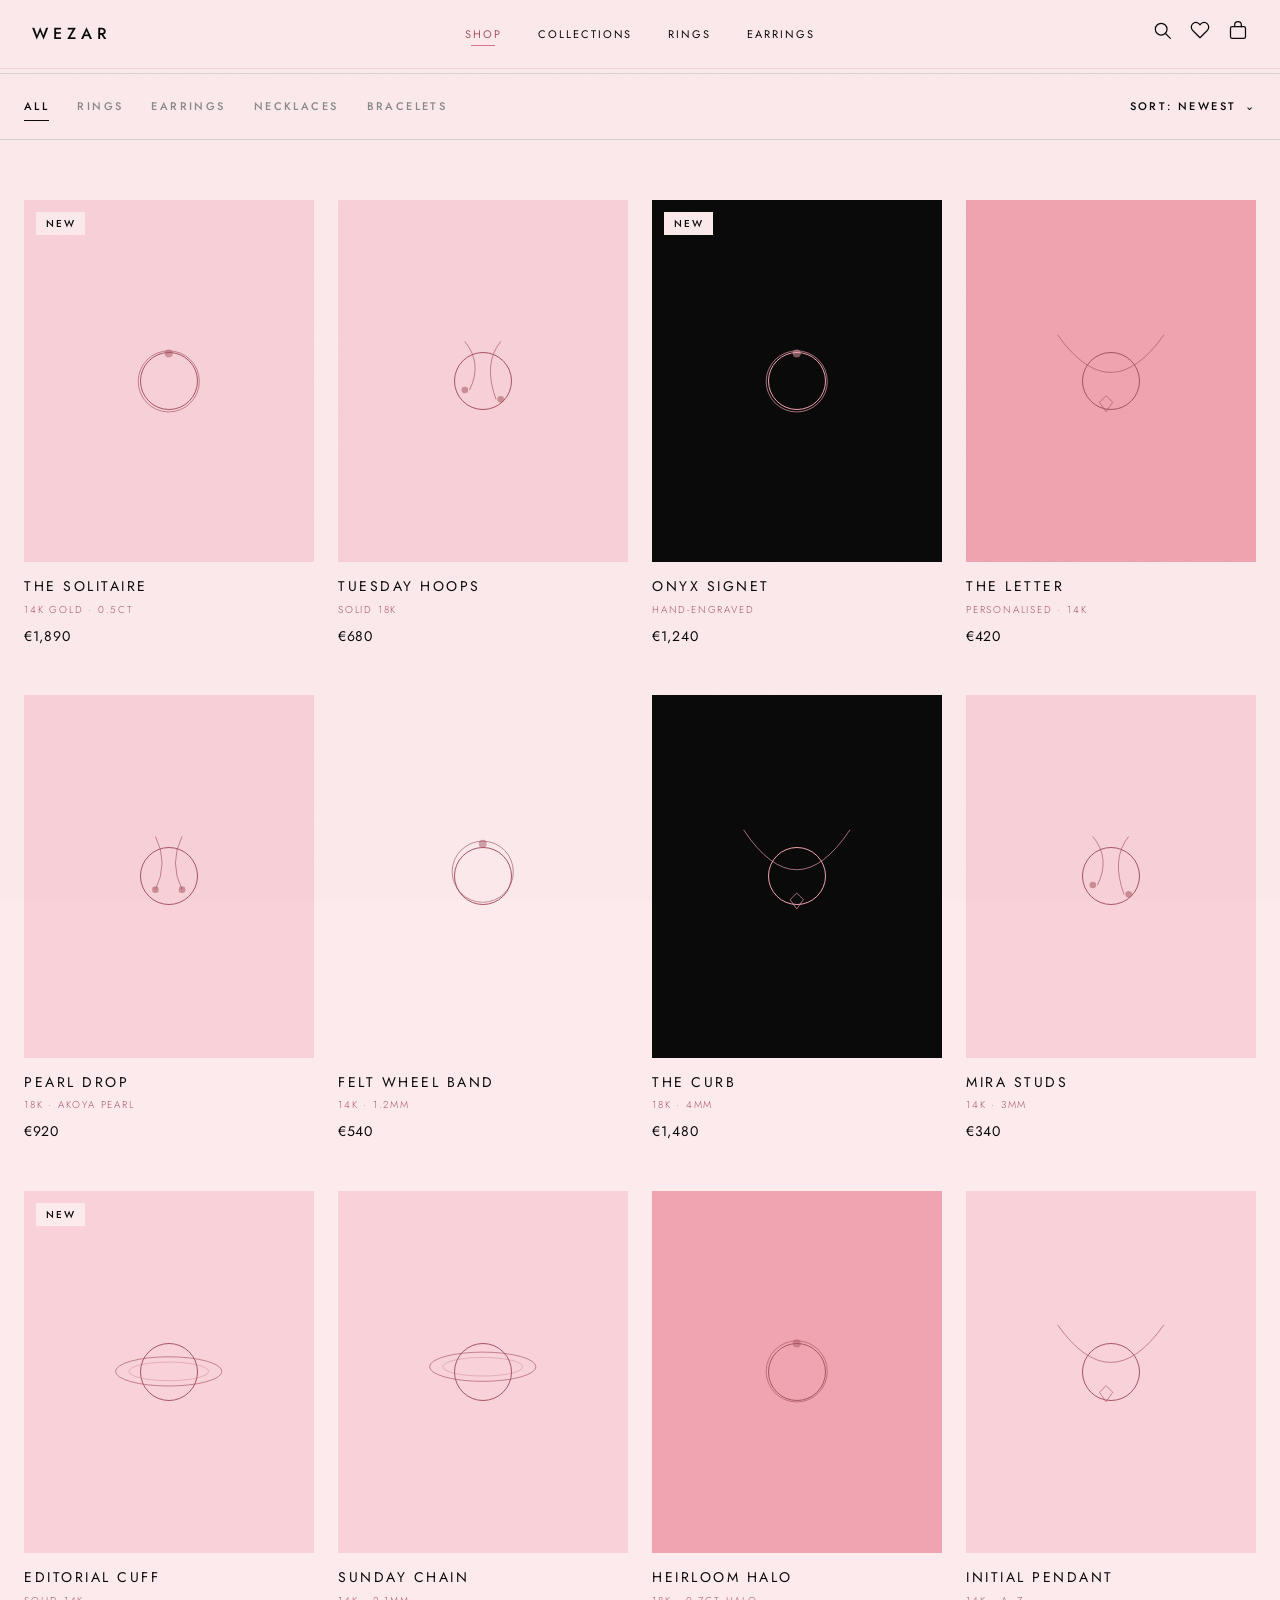
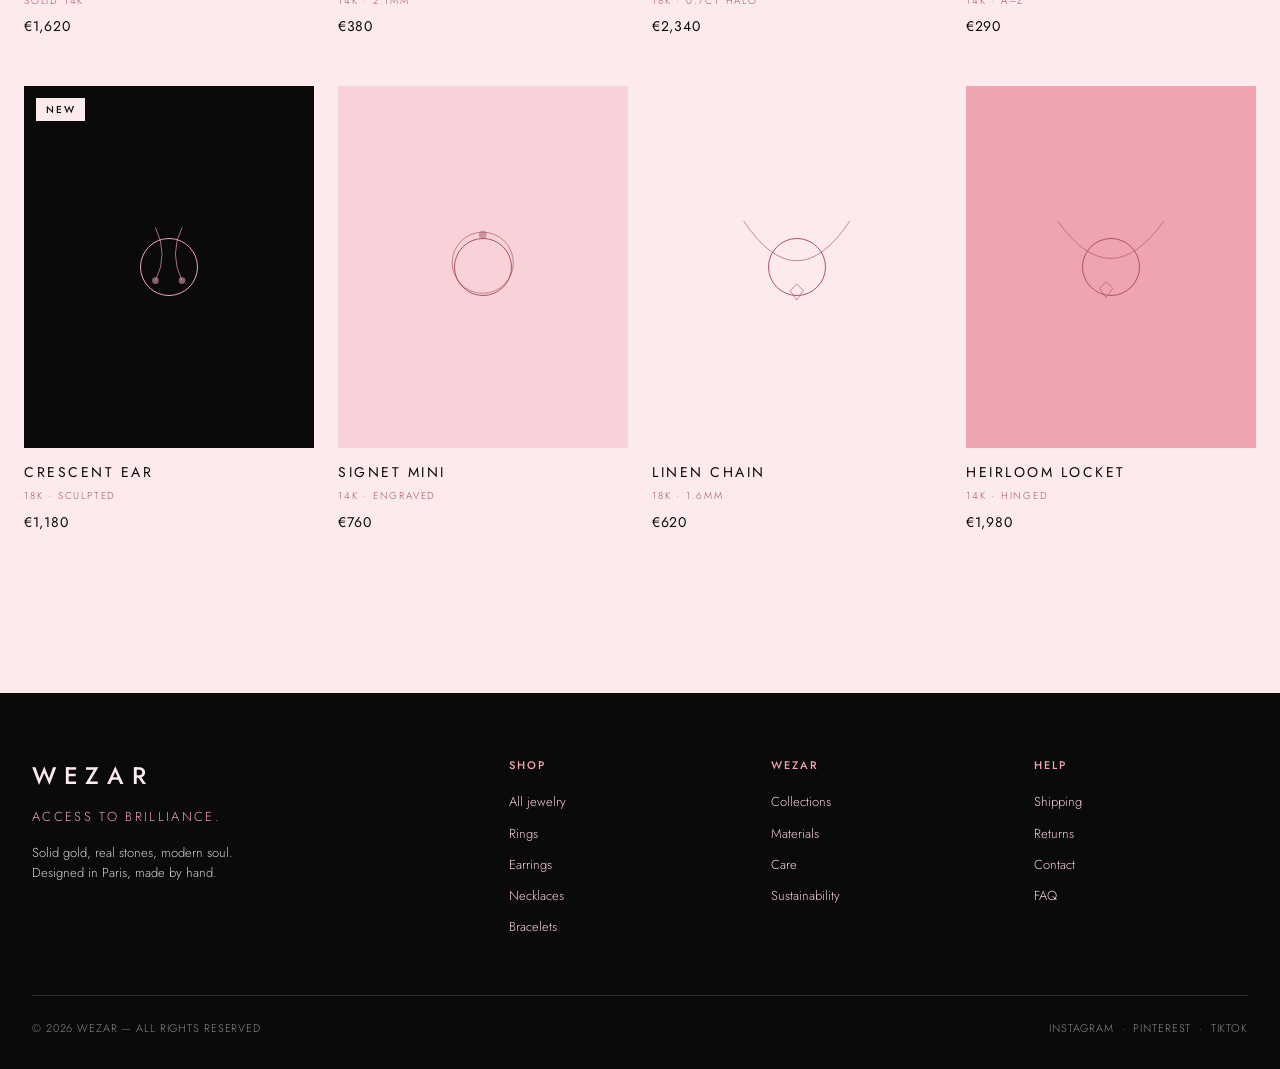
<file: checkout.html>
<!DOCTYPE html>
<html lang="en">
<head>
<meta charset="UTF-8">
<meta name="viewport" content="width=device-width, initial-scale=1">
<title>Checkout — Wezar</title>
<link rel="stylesheet" href="assets/wezar.css">
<link rel="stylesheet" href="assets/site.css">
<style>
  .mini-nav {
    display: grid; grid-template-columns: 1fr auto 1fr;
    align-items: center; padding: 22px 32px;
    border-bottom: 1px solid var(--wz-mist); background: var(--wz-bg);
    position: sticky; top: 0; z-index: 100;
  }
  .mini-nav .back {
    font-family: var(--wz-font-body); font-size: 11px; font-weight: 500;
    letter-spacing: .22em; text-transform: uppercase; color: var(--wz-onyx);
    transition: color 180ms var(--wz-ease);
  }
  .mini-nav .back:hover { color: var(--wz-champagne-deep); }
  .mini-nav .brand {
    font-family: var(--wz-font-body); font-weight: 500; letter-spacing: .32em;
    font-size: 18px; text-align: center;
  }
  .mini-nav .right {
    text-align: right; font-family: var(--wz-font-body); font-size: 11px;
    letter-spacing: .22em; text-transform: uppercase; color: var(--wz-stone);
  }

  .checkout-grid {
    display: grid; grid-template-columns: 1.5fr 1fr; gap: 96px;
    padding: 80px 0 96px; align-items: flex-start;
  }
  @media (max-width: 900px) { .checkout-grid { grid-template-columns: 1fr; gap: 48px; padding: 48px 0; } }

  .form-section { margin-bottom: 64px; }
  .form-section h2 {
    font-family: var(--wz-font-body); font-size: 11px; font-weight: 500;
    letter-spacing: .32em; text-transform: uppercase; color: var(--wz-onyx);
    margin: 0 0 28px;
  }
  .form-section h2 .num {
    color: var(--wz-champagne-deep); margin-right: 12px; font-family: var(--wz-font-mono);
  }
  .form-fields { display: flex; flex-direction: column; gap: 22px; }
  .check-row {
    display: flex; align-items: center; gap: 12px;
    font-family: var(--wz-font-body); font-size: 14px; color: var(--wz-graphite);
  }
  .check-row input[type=checkbox] {
    appearance: none; width: 16px; height: 16px; border: 1px solid var(--wz-mist);
    background: transparent; cursor: pointer; position: relative;
    transition: all 180ms var(--wz-ease);
  }
  .check-row input[type=checkbox]:checked {
    background: var(--wz-onyx); border-color: var(--wz-onyx);
  }
  .check-row input[type=checkbox]:checked::after {
    content: '✓'; position: absolute; top: -2px; left: 2px;
    color: var(--wz-pearl); font-size: 12px;
  }
  select.input-boxed {
    appearance: none; background-image: url("data:image/svg+xml;utf8,<svg xmlns='http://www.w3.org/2000/svg' viewBox='0 0 24 24'><path fill='none' stroke='%238A8A8A' stroke-width='1' d='M6 9l6 6 6-6'/></svg>");
    background-repeat: no-repeat; background-position: right 16px center; background-size: 16px;
    padding-right: 44px;
  }

  .order-summary {
    position: sticky; top: 100px;
    background: var(--wz-pearl); padding: 40px;
  }
  @media (max-width: 900px) { .order-summary { position: static; } }
  .order-summary h3 {
    font-family: var(--wz-font-body); font-size: 11px; font-weight: 500;
    letter-spacing: .32em; text-transform: uppercase; color: var(--wz-onyx);
    margin: 0 0 28px;
  }
  .order-line {
    display: grid; grid-template-columns: 56px 1fr auto; gap: 16px;
    align-items: center; padding: 12px 0;
  }
  .order-line .thumb {
    width: 56px; height: 56px; position: relative; overflow: hidden; background: var(--wz-bg);
  }
  .order-line .thumb.dark { background: var(--wz-charcoal); }
  .order-line .thumb.blush { background: var(--wz-blush); }
  .order-line .thumb.deep { background: var(--wz-pearl-deep); }
  .order-line .thumb .ph svg { width: 60%; }
  .order-line .info { font-family: var(--wz-font-body); }
  .order-line .info .n { font-family: var(--wz-font-body); text-transform: uppercase; font-size: 16px; }
  .order-line .info .m { font-size: 10px; letter-spacing: .18em; text-transform: uppercase; color: var(--wz-stone); }
  .order-line .price { font-family: var(--wz-font-body); font-size: 13px; }

  .summary-divider { border-top: 1px solid var(--wz-mist); margin: 16px 0 0; }
  .summary-row {
    display: flex; justify-content: space-between; padding: 10px 0;
    font-family: var(--wz-font-body); font-size: 13px; color: var(--wz-graphite);
  }
  .summary-row .lab { font-size: 10px; letter-spacing: .18em; text-transform: uppercase; color: var(--wz-stone); font-weight: 500; }
  .summary-row.total {
    margin-top: 12px; padding-top: 16px; border-top: 1px solid var(--wz-mist);
    font-family: var(--wz-font-body); text-transform: uppercase; font-size: 22px; color: var(--wz-onyx);
  }
  .summary-row.total .lab {
    font-family: var(--wz-font-body); font-style: normal; font-size: 11px; letter-spacing: .22em;
    color: var(--wz-onyx);
  }
  .place-btn { margin-top: 24px; }
  .terms {
    margin-top: 16px; text-align: center;
    font-family: var(--wz-font-body); font-size: 11px; color: var(--wz-stone); letter-spacing: .04em; line-height: 1.6;
  }
  .terms a { border-bottom: 1px solid var(--wz-mist); }

  .processing {
    position: fixed; inset: 0; background: rgba(244, 239, 232, .92);
    display: none; align-items: center; justify-content: center; z-index: 2000;
    font-family: var(--wz-font-body); text-transform: uppercase; font-size: 28px; color: var(--wz-onyx);
  }
  .processing.show { display: flex; }
</style>
</head>
<body data-screen-label="06 Checkout">

<nav class="mini-nav">
  <a href="cart.html" class="back">← Back to bag</a>
  <a href="index.html" class="brand">WEZAR</a>
  <div class="right">Secure checkout ⌕</div>
</nav>

<div class="container">
  <div class="checkout-grid">
    <form id="checkout-form" onsubmit="return false">

      <div class="form-section">
        <h2><span class="num">01</span> Contact</h2>
        <div class="form-fields">
          <label class="field"><span>Email</span>
            <input type="email" class="input-line" placeholder="you@elsewhere.com" required>
          </label>
          <label class="check-row">
            <input type="checkbox" checked> <span>Send me Wezar's weekly edit.</span>
          </label>
        </div>
      </div>

      <div class="form-section">
        <h2><span class="num">02</span> Shipping</h2>
        <div class="form-fields">
          <label class="field"><span>Full name</span>
            <input type="text" class="input-line" placeholder="Marguerite Laurent" required>
          </label>
          <label class="field"><span>Address line 1</span>
            <input type="text" class="input-line" placeholder="22 rue de la Paix" required>
          </label>
          <label class="field"><span>Address line 2 — optional</span>
            <input type="text" class="input-line" placeholder="Apartment, suite, etc.">
          </label>
          <div class="field-row">
            <label class="field"><span>City</span>
              <input type="text" class="input-line" placeholder="Paris" required>
            </label>
            <label class="field"><span>Postal code</span>
              <input type="text" class="input-line" placeholder="75002" required>
            </label>
          </div>
          <label class="field"><span>Country</span>
            <select class="input-boxed" required>
              <option>France</option>
              <option>United Kingdom</option>
              <option>United States</option>
              <option>Germany</option>
              <option>Italy</option>
              <option>Spain</option>
              <option>Netherlands</option>
            </select>
          </label>
        </div>
      </div>

      <div class="form-section">
        <h2><span class="num">03</span> Payment</h2>
        <div class="form-fields">
          <label class="field"><span>Card number</span>
            <input type="text" class="input-boxed" placeholder="1234 5678 9012 3456" required>
          </label>
          <div class="field-row">
            <label class="field"><span>Expiry (MM/YY)</span>
              <input type="text" class="input-boxed" placeholder="03 / 28" required>
            </label>
            <label class="field"><span>CVC</span>
              <input type="text" class="input-boxed" placeholder="•••" required>
            </label>
          </div>
          <label class="field"><span>Cardholder name</span>
            <input type="text" class="input-boxed" placeholder="As it appears on card" required>
          </label>
        </div>
      </div>
    </form>

    <aside class="order-summary">
      <h3>Order</h3>
      <div id="order-lines"></div>
      <div class="summary-divider"></div>
      <div id="order-totals"></div>
      <button class="btn btn-primary btn-block btn-large place-btn" id="place-order">Place order</button>
      <div class="terms">By placing this order, you agree to our <a>Terms</a> and <a>Privacy</a>.</div>
    </aside>
  </div>
</div>

<div class="footer-mini">
  <span>© 2026 Wezar</span> <a>Terms</a> <a>Privacy</a> <a>Contact</a>
</div>

<div class="processing" id="processing">Preparing your order…</div>

<script src="assets/data.js"></script>
<script type="module" src="assets/motion.js"></script>
<script>
  // No header/footer; this is the focused checkout chrome.
  const items = cart.read().map(i => ({ ...i, p: PRODUCTS.find(x => x.id === i.id) })).filter(i => i.p);

  // If cart empty, redirect to shop
  if (!items.length) {
    location.href = 'shop.html';
  }

  document.getElementById('order-lines').innerHTML = items.map(i => {
    const tone = i.p.tone || 'pearl';
    const toneClass = tone === 'dark' ? 'dark' : tone === 'blush' ? 'blush' : tone === 'deep' ? 'deep' : '';
    return `
    <div class="order-line">
      <div class="thumb ${toneClass}"><div class="ph">${productArt(i.p)}</div></div>
      <div class="info">
        <div class="n">${i.p.name}</div>
        <div class="m">${i.qty} × ${fmtPrice(i.p.price)}</div>
      </div>
      <div class="price">${fmtPrice(i.p.price * i.qty)}</div>
    </div>`;
  }).join('');

  const subtotal = items.reduce((s,i) => s + i.p.price * i.qty, 0);
  document.getElementById('order-totals').innerHTML = `
    <div class="summary-row"><span class="lab">Subtotal</span><span>${fmtPrice(subtotal)}</span></div>
    <div class="summary-row"><span class="lab">Shipping</span><span style="font-size:10px;letter-spacing:.18em;text-transform:uppercase;font-weight:500;">Free</span></div>
    <div class="summary-row total"><span class="lab">Total</span><span>${fmtPrice(subtotal)}</span></div>
  `;

  document.getElementById('place-order').addEventListener('click', () => {
    document.getElementById('processing').classList.add('show');
    setTimeout(() => {
      const orderNum = 'W-' + Math.floor(100000 + Math.random() * 900000);
      // snapshot the items to URL so thank-you can render them
      const snapshot = items.map(i => `${i.id}:${i.qty}`).join(',');
      cart.clear();
      location.href = `thank-you.html?order=${orderNum}&items=${encodeURIComponent(snapshot)}`;
    }, 600);
  });
</script>
</body>
</html>
</file>
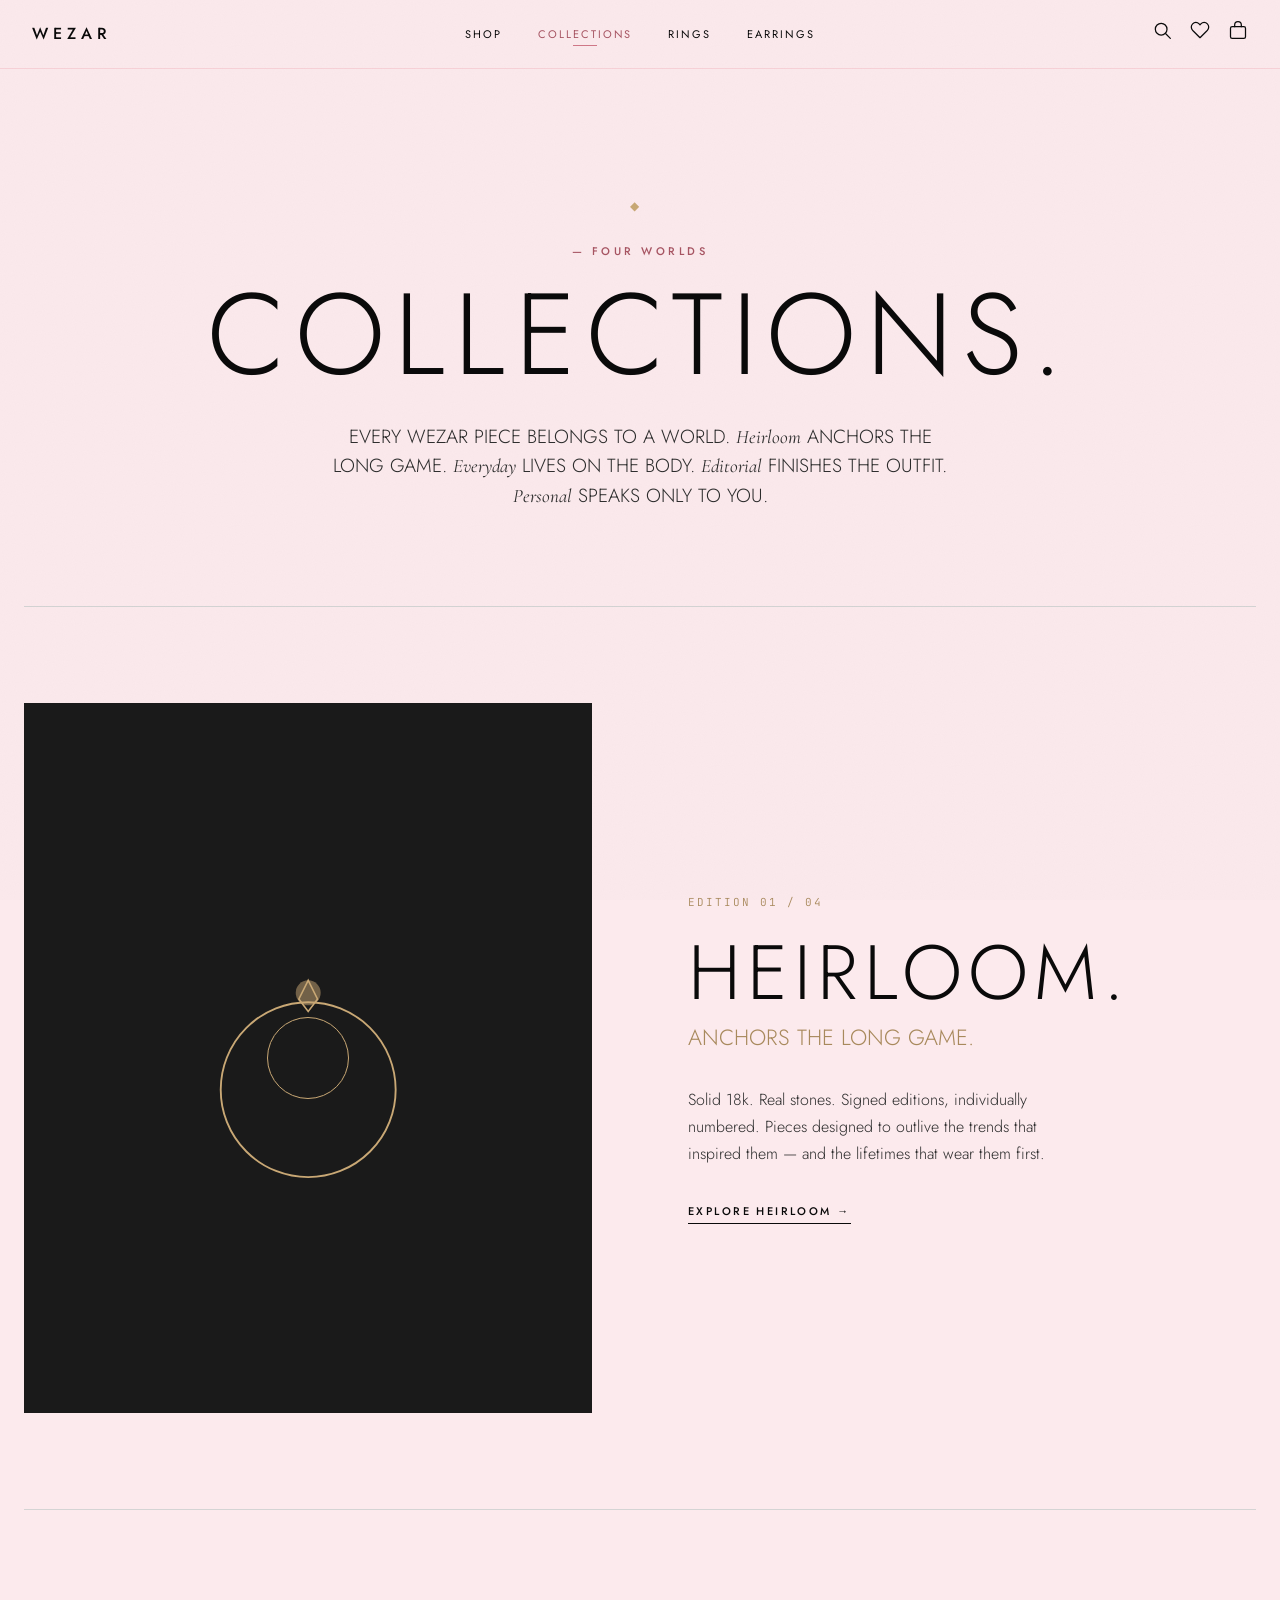
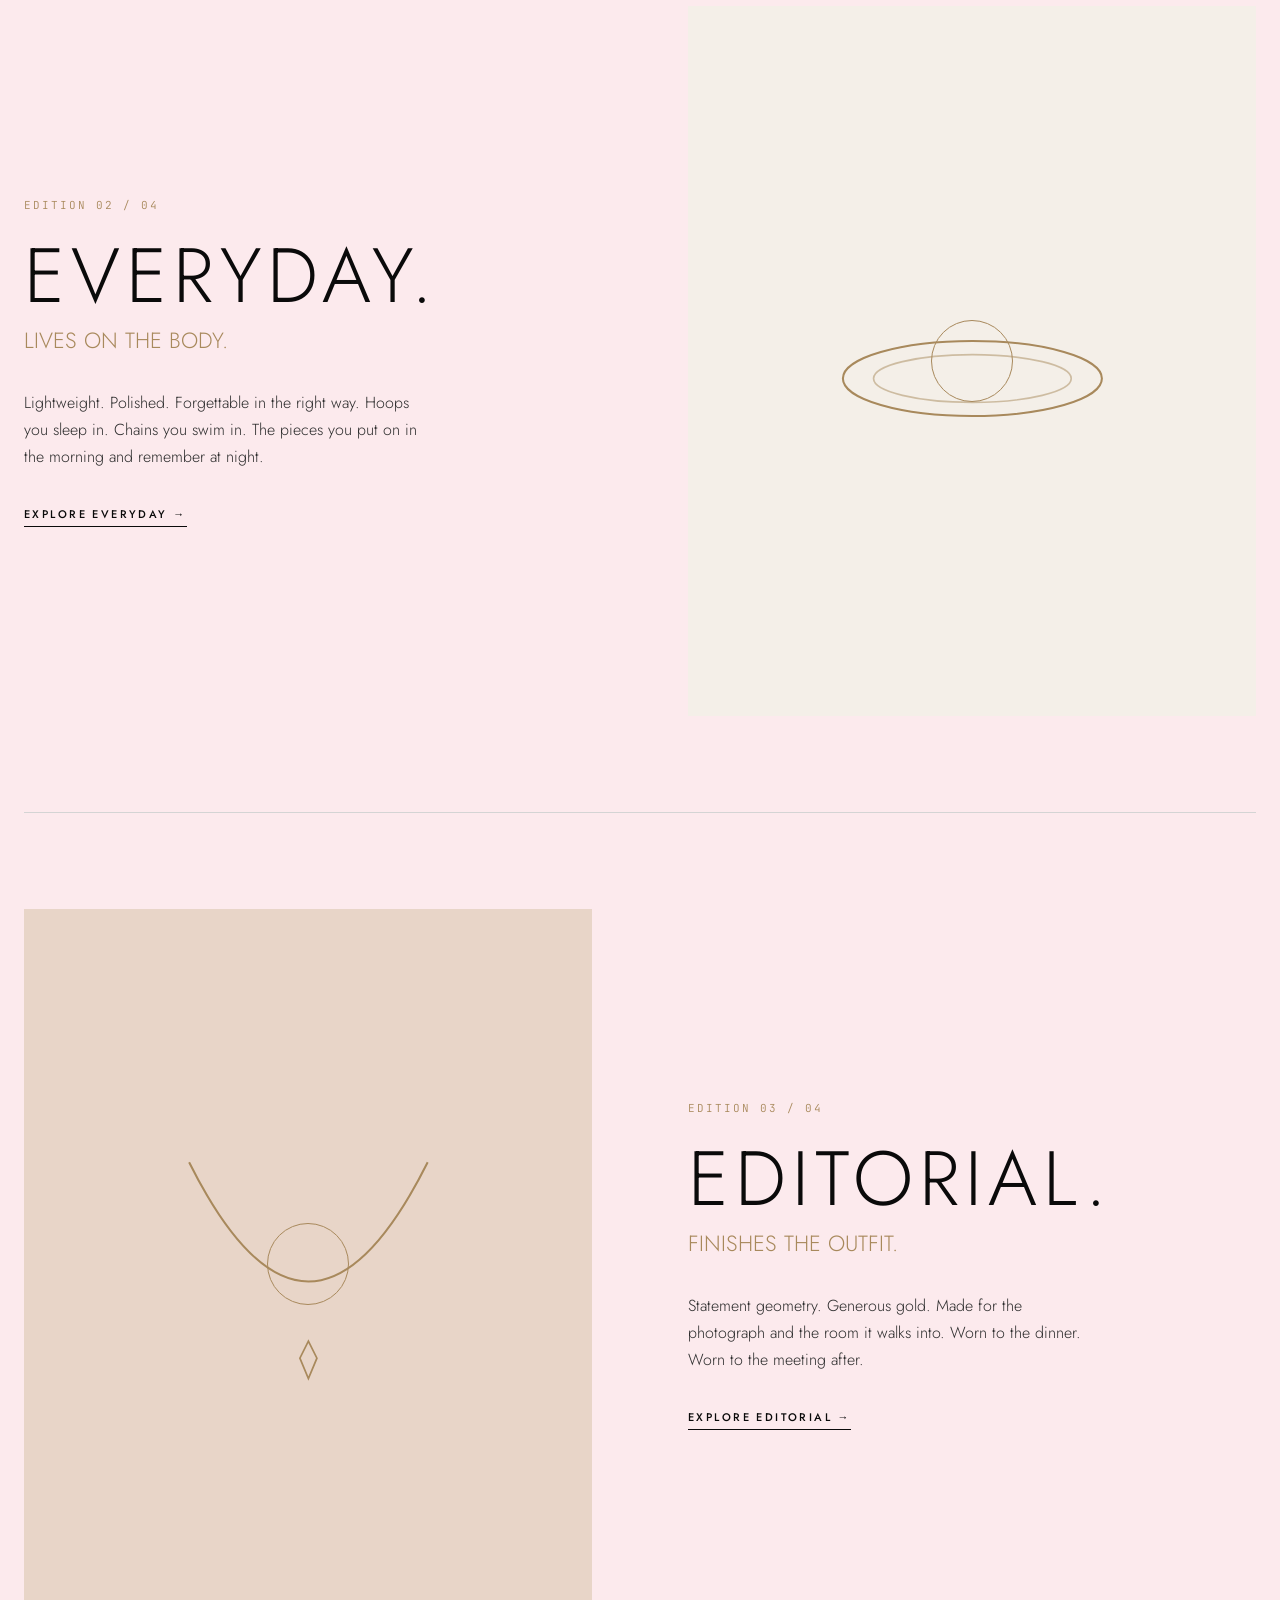
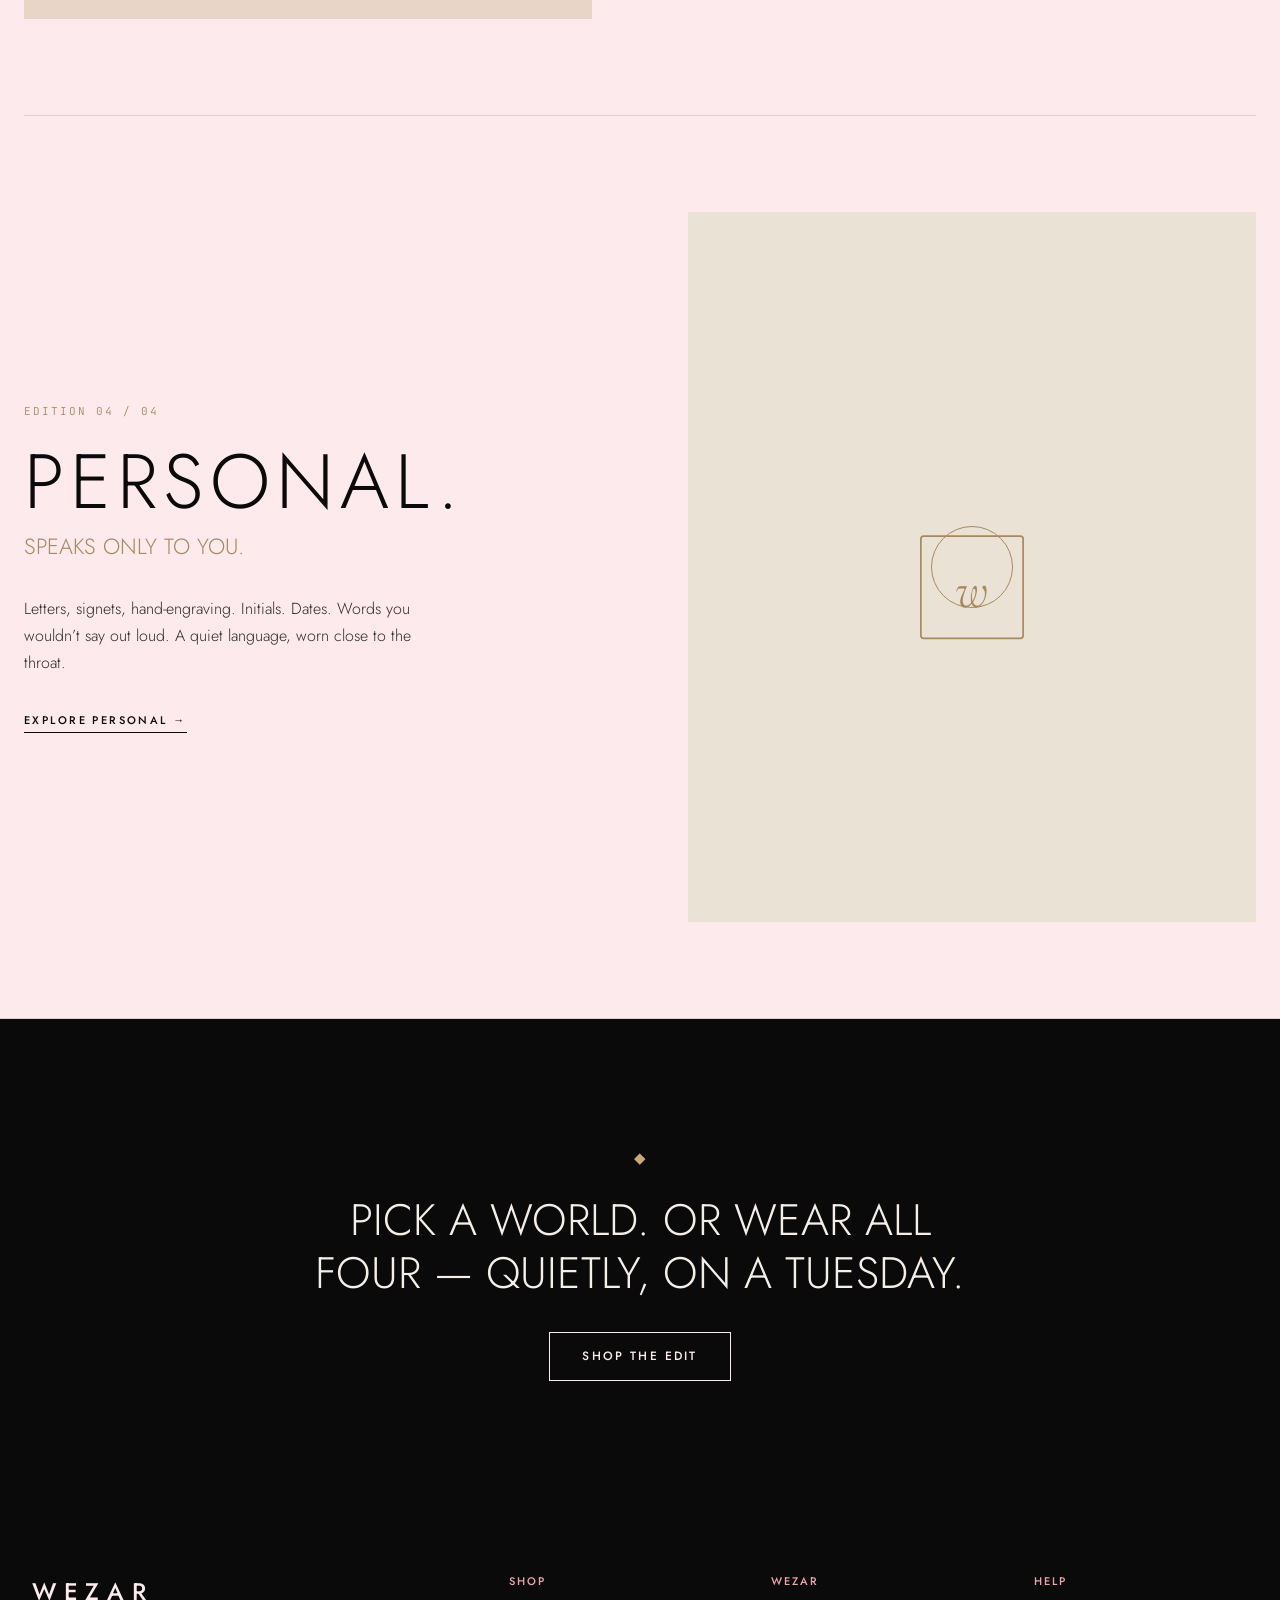
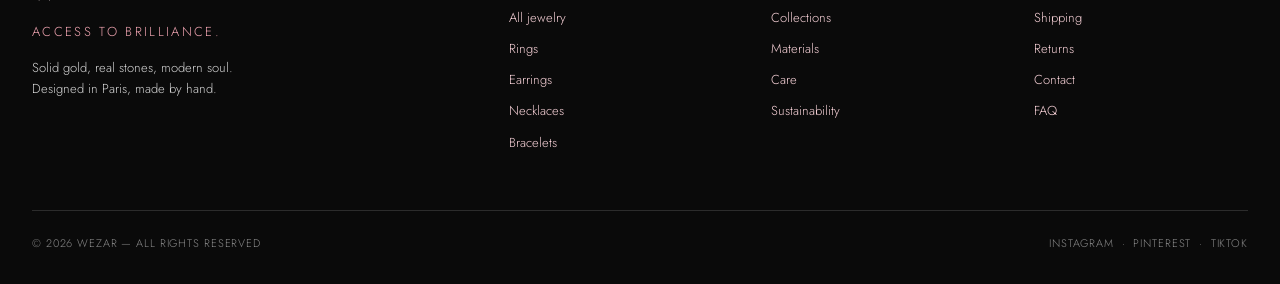
<file: collections.html>
<!DOCTYPE html>
<html lang="en">
<head>
<meta charset="UTF-8">
<meta name="viewport" content="width=device-width, initial-scale=1">
<title>Collections — Wezar</title>
<link rel="stylesheet" href="assets/wezar.css">
<link rel="stylesheet" href="assets/site.css">
<style>
  .intro { padding: 128px 24px 96px; text-align: center; }
  .intro .eyebrow { margin-bottom: 20px; }
  .intro h1 {
    font-family: var(--wz-font-body); font-weight: 300; text-transform: uppercase;
    font-size: clamp(56px, 9vw, 120px); line-height: .95; letter-spacing: 0.08em;
    margin: 0 0 32px;
  }
  .intro p {
    max-width: 56ch; margin: 0 auto;
    font-family: var(--wz-font-body); font-weight: 300; text-transform: uppercase;
    font-size: 19px; line-height: 1.55; color: var(--wz-graphite);
  }
  .intro .diamond { color: var(--wz-champagne); letter-spacing: 1em; font-size: 12px; margin-bottom: 28px; }

  .col-block {
    display: grid; grid-template-columns: 1fr 1fr; gap: 96px;
    align-items: center; padding: 96px 0;
    border-top: 1px solid var(--wz-mist);
  }
  .col-block:nth-child(even) .col-img { order: 2; }
  .col-block:nth-child(even) .col-text { order: 1; }
  @media (max-width: 900px) {
    .col-block { grid-template-columns: 1fr; gap: 48px; padding: 64px 0; }
    .col-block:nth-child(even) .col-img,
    .col-block:nth-child(even) .col-text { order: initial; }
  }

  .col-img { aspect-ratio: 4/5; position: relative; overflow: hidden; }
  .col-img.heirloom  { background: var(--wz-charcoal); }
  .col-img.everyday  { background: var(--wz-pearl); }
  .col-img.editorial { background: var(--wz-blush); }
  .col-img.personal  { background: var(--wz-pearl-deep); }
  .col-img::after {
    content: ''; position: absolute; width: 80px; height: 80px; border-radius: 50%;
    border: 1px solid var(--wz-champagne-deep); top: 50%; left: 50%;
    transform: translate(-50%, -50%);
  }
  .col-img.heirloom::after { border-color: var(--wz-champagne); }
  .col-art { position: absolute; inset: 0; display: flex; align-items: center; justify-content: center; }

  .col-block .ed-num {
    font-family: var(--wz-font-mono); font-size: 11px; letter-spacing: .18em;
    color: var(--wz-champagne-deep); margin-bottom: 24px;
  }
  .col-block h2 {
    font-family: var(--wz-font-body); font-weight: 300; text-transform: uppercase;
    font-size: clamp(48px, 6vw, 88px); line-height: 1; letter-spacing: 0.08em;
    margin: 0 0 8px;
  }
  .col-block .tag {
    font-family: var(--wz-font-body); text-transform: uppercase; font-size: 22px;
    color: var(--wz-champagne-deep); margin-bottom: 32px;
  }
  .col-block p {
    font-family: var(--wz-font-body); font-weight: 300; font-size: 16px;
    line-height: 1.7; color: var(--wz-graphite); max-width: 44ch; margin: 0 0 32px;
  }
  .col-block .explore {
    font-family: var(--wz-font-body); font-size: 11px; font-weight: 500;
    letter-spacing: .22em; text-transform: uppercase;
    border-bottom: 1px solid var(--wz-onyx); padding-bottom: 4px;
    transition: all 320ms var(--wz-ease);
  }
  .col-block .explore:hover { color: var(--wz-champagne-deep); border-color: var(--wz-champagne-deep); letter-spacing: .26em; }

  .closing { padding: 128px 24px; text-align: center; border-top: 1px solid var(--wz-mist); background: var(--wz-onyx); color: var(--wz-pearl); }
  .closing .diamond { color: var(--wz-champagne); margin-bottom: 24px; }
  .closing p {
    font-family: var(--wz-font-body); text-transform: uppercase; font-size: clamp(28px, 4vw, 44px);
    line-height: 1.2; max-width: 26ch; margin: 0 auto 32px;
  }
</style>
</head>
<body data-screen-label="03 Collections">

<div id="site-header"></div>

<section class="intro">
  <div class="diamond">◆</div>
  <div class="eyebrow">— Four worlds</div>
  <h1>Collections.</h1>
  <p>Every Wezar piece belongs to a world. <em>Heirloom</em> anchors the long game. <em>Everyday</em> lives on the body. <em>Editorial</em> finishes the outfit. <em>Personal</em> speaks only to you.</p>
</section>

<div class="container" id="col-blocks"></div>

<section class="closing">
  <div class="diamond">◆</div>
  <p>Pick a world. Or wear all four — quietly, on a Tuesday.</p>
  <a href="shop.html" class="btn btn-secondary on-dark">Shop the edit</a>
</section>

<div id="site-footer"></div>

<script src="assets/data.js"></script>
<script type="module" src="assets/motion.js"></script>
<script>
  injectChrome('collections');

  const colArtMap = {
    heirloom:  '<svg viewBox="0 0 200 240" width="55%" xmlns="http://www.w3.org/2000/svg"><circle cx="100" cy="140" r="56" fill="none" stroke="#C9A875" stroke-width="1.2"/><circle cx="100" cy="78" r="8" fill="#C9A875" fill-opacity=".5"/><path d="M100 70 l-6 12 l6 8 l6 -8 z" fill="none" stroke="#C9A875" stroke-width="1"/></svg>',
    everyday:  '<svg viewBox="0 0 200 240" width="60%" xmlns="http://www.w3.org/2000/svg"><ellipse cx="100" cy="130" rx="76" ry="22" fill="none" stroke="#A8895C" stroke-width="1.2"/><ellipse cx="100" cy="130" rx="58" ry="14" fill="none" stroke="#A8895C" stroke-width="1" stroke-opacity=".5"/></svg>',
    editorial: '<svg viewBox="0 0 200 240" width="60%" xmlns="http://www.w3.org/2000/svg"><path d="M30 60 Q100 200 170 60" fill="none" stroke="#A8895C" stroke-width="1.2"/><path d="M95 175 l5 12 l5 -12 l-5 -10 z" fill="none" stroke="#A8895C" stroke-width="1"/></svg>',
    personal:  '<svg viewBox="0 0 200 240" width="50%" xmlns="http://www.w3.org/2000/svg"><rect x="64" y="98" width="72" height="72" rx="2" fill="none" stroke="#A8895C" stroke-width="1.2"/><text x="100" y="148" text-anchor="middle" font-family="Cormorant Garamond" font-style="italic" font-size="38" fill="#A8895C">w</text></svg>',
  };
  const longerDesc = {
    heirloom: 'Solid 18k. Real stones. Signed editions, individually numbered. Pieces designed to outlive the trends that inspired them — and the lifetimes that wear them first.',
    everyday: 'Lightweight. Polished. Forgettable in the right way. Hoops you sleep in. Chains you swim in. The pieces you put on in the morning and remember at night.',
    editorial: 'Statement geometry. Generous gold. Made for the photograph and the room it walks into. Worn to the dinner. Worn to the meeting after.',
    personal: 'Letters, signets, hand-engraving. Initials. Dates. Words you wouldn\u2019t say out loud. A quiet language, worn close to the throat.',
  };
  const numbers = ['01','02','03','04'];
  document.getElementById('col-blocks').innerHTML = COLLECTIONS.map((c, i) => `
    <section class="col-block" data-screen-label="${numbers[i]} ${c.name}">
      <div class="col-img ${c.slug}"><div class="col-art">${colArtMap[c.slug]}</div></div>
      <div class="col-text">
        <div class="ed-num">EDITION ${numbers[i]} / 04</div>
        <h2>${c.name}.</h2>
        <div class="tag">${c.tagline}</div>
        <p>${longerDesc[c.slug]}</p>
        <a class="explore" href="shop.html?collection=${c.slug}">Explore ${c.name.toLowerCase()} →</a>
      </div>
    </section>
  `).join('');
</script>
</body>
</html>
</file>
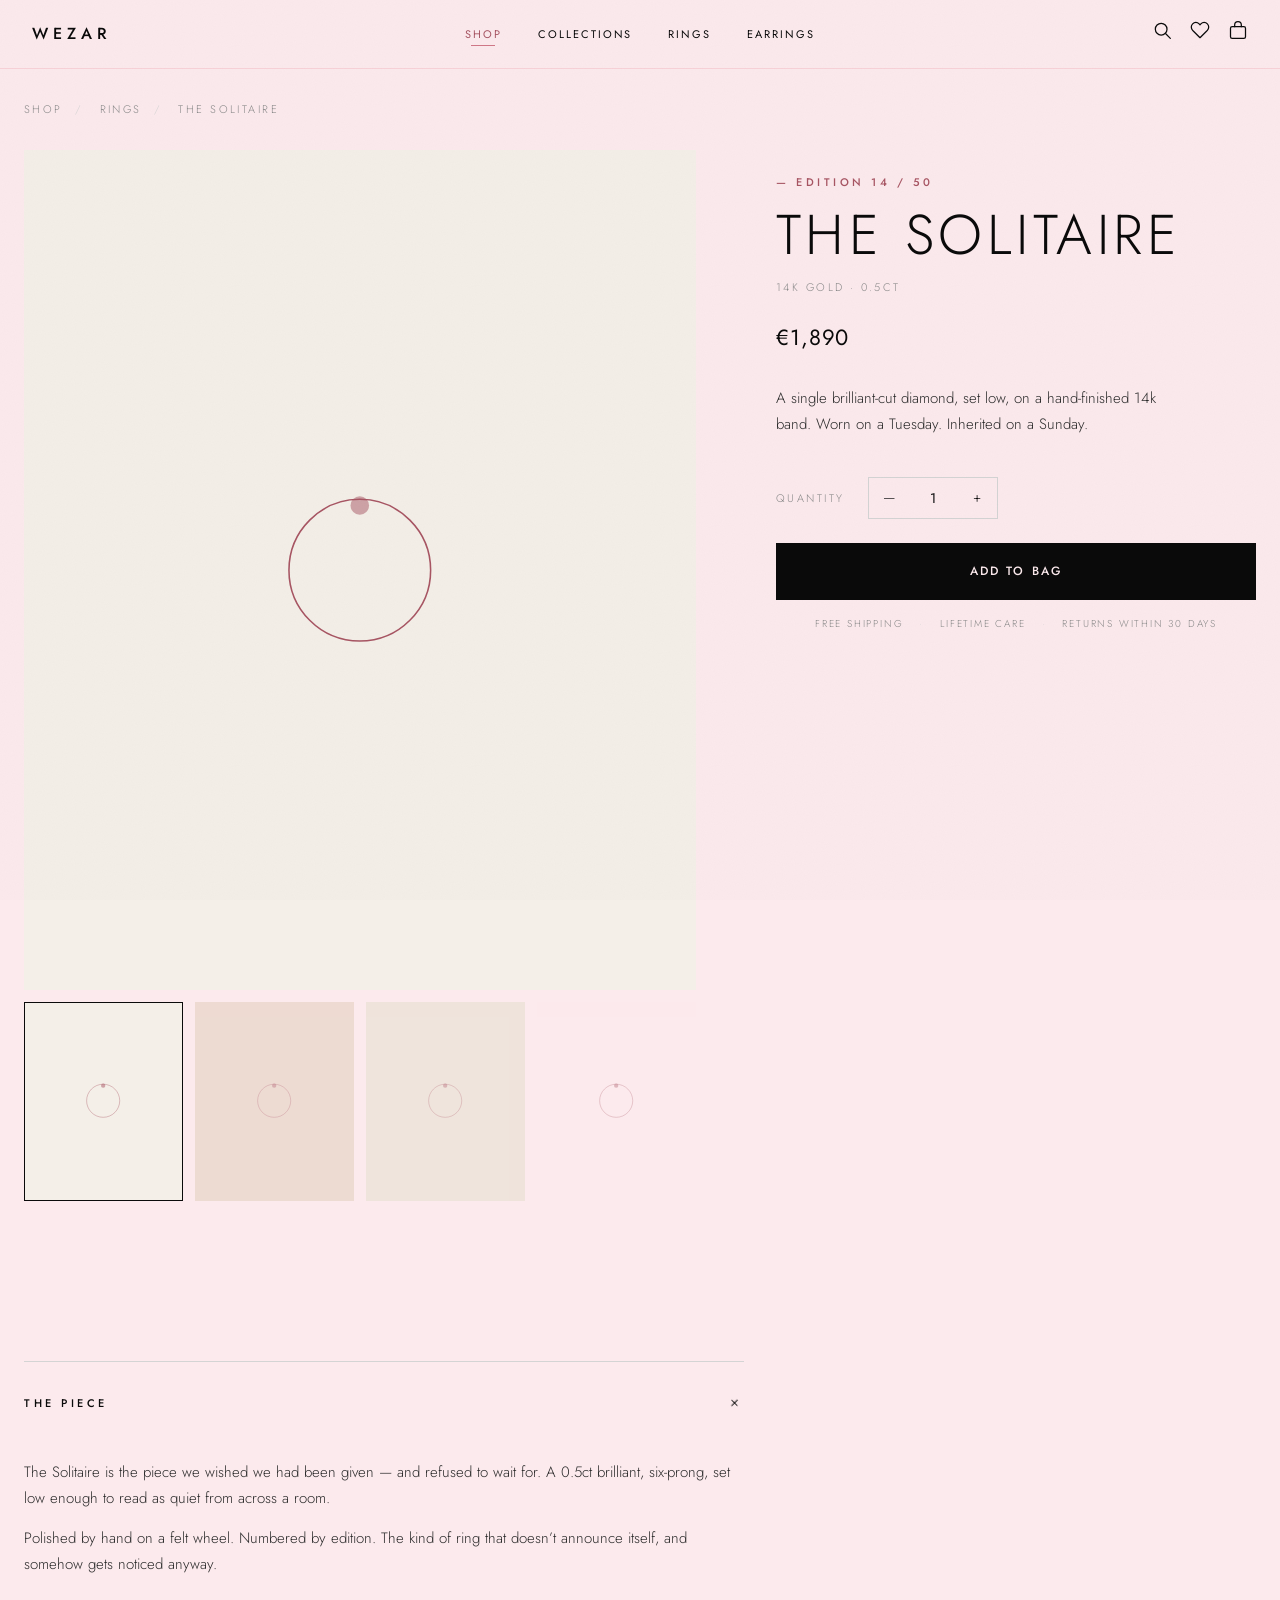
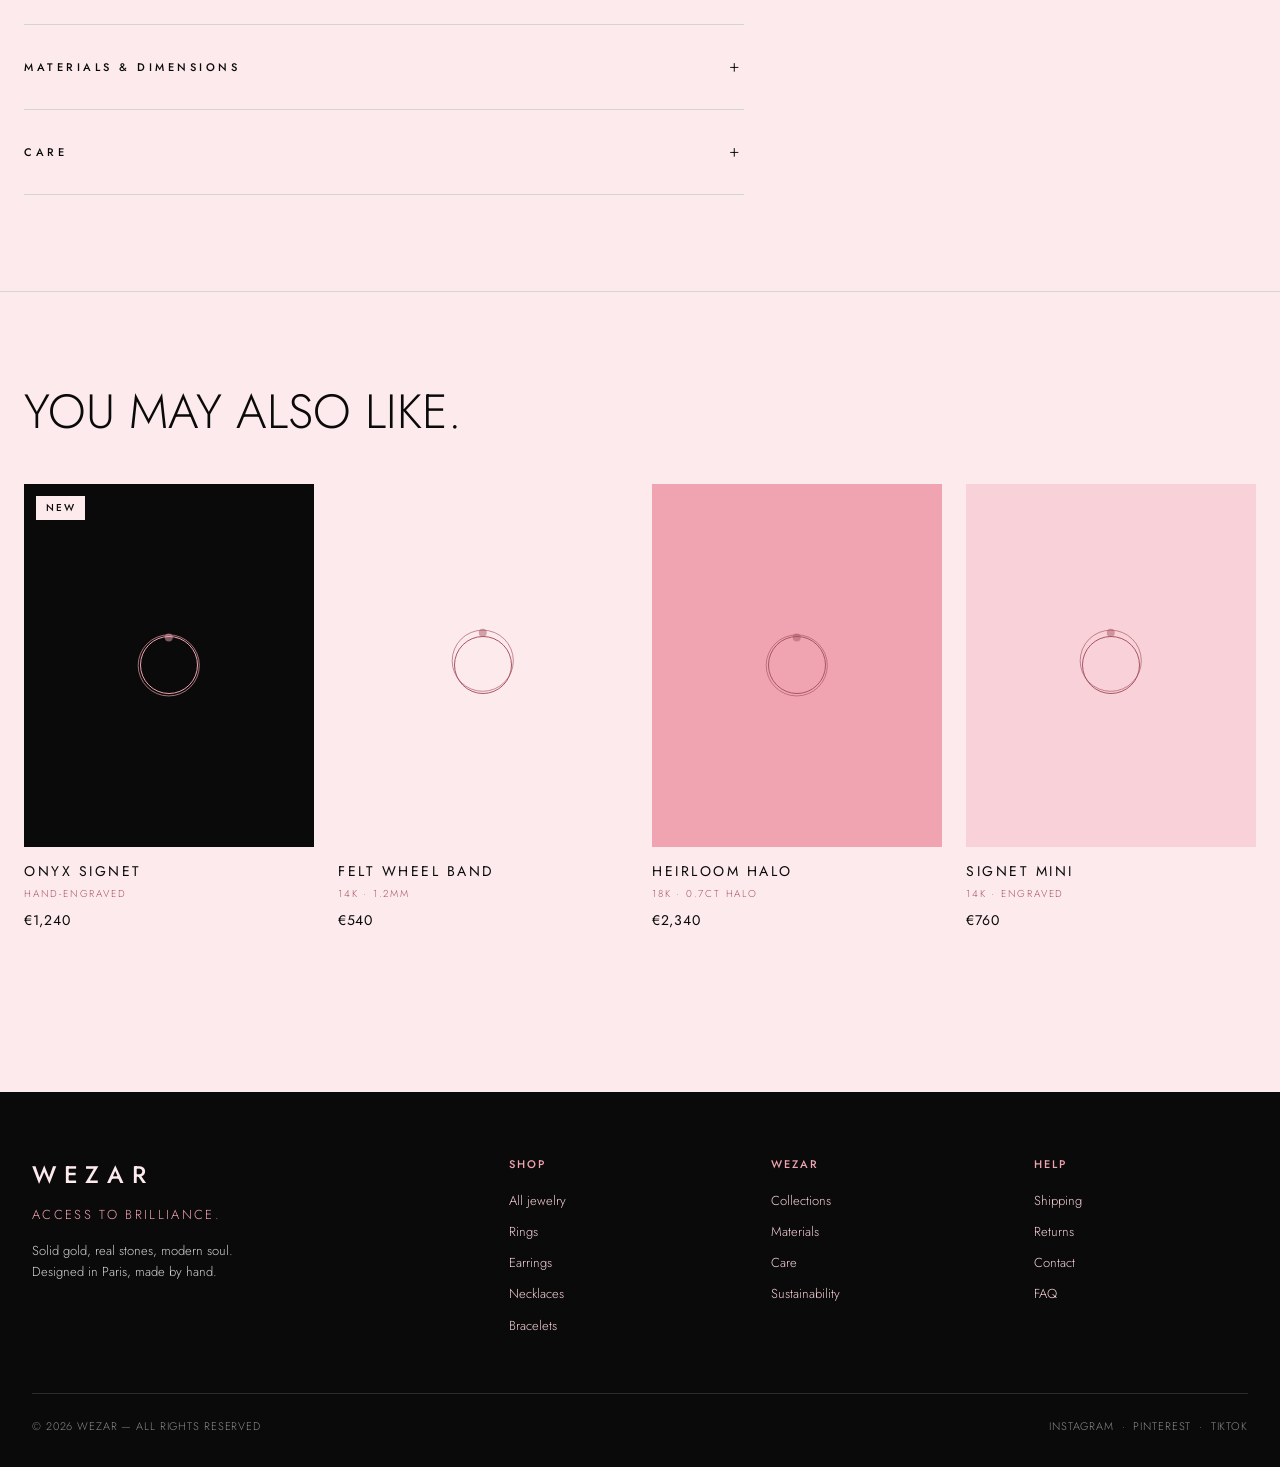
<file: product.html>
<!DOCTYPE html>
<html lang="en">
<head>
<meta charset="UTF-8">
<meta name="viewport" content="width=device-width, initial-scale=1">
<title>Product — Wezar</title>
<link rel="stylesheet" href="assets/wezar.css">
<link rel="stylesheet" href="assets/site.css">
<style>
  .breadcrumb {
    font-family: var(--wz-font-body); font-size: 11px; letter-spacing: .22em;
    text-transform: uppercase; color: var(--wz-stone);
    padding: 32px 0 0;
  }
  .breadcrumb a:hover { color: var(--wz-champagne-deep); }
  .breadcrumb .sep { margin: 0 12px; color: var(--wz-mist); }

  .pdp-grid {
    display: grid; grid-template-columns: 1.4fr 1fr; gap: 80px;
    padding: 32px 0 96px; align-items: flex-start;
  }
  @media (max-width: 900px) { .pdp-grid { grid-template-columns: 1fr; gap: 32px; } }

  .gallery { display: flex; flex-direction: column; gap: 12px; }
  .gallery .hero-img {
    aspect-ratio: 4/5; position: relative; overflow: hidden; background: var(--wz-pearl);
    transition: background 320ms var(--wz-ease);
  }
  .gallery .hero-img.dark { background: var(--wz-charcoal); }
  .gallery .hero-img.blush { background: var(--wz-blush); }
  .gallery .hero-img.deep { background: var(--wz-pearl-deep); }
  .gallery .hero-img .ph svg { width: 45%; }
  .thumbs { display: grid; grid-template-columns: repeat(4, 1fr); gap: 12px; }
  .thumb {
    aspect-ratio: 16/20; position: relative; overflow: hidden;
    cursor: pointer; opacity: .7; transition: opacity 320ms var(--wz-ease);
    border: 1px solid transparent;
  }
  .thumb.bone { background: var(--wz-bg); }
  .thumb.pearl { background: var(--wz-pearl); }
  .thumb.blush { background: var(--wz-blush); }
  .thumb.deep { background: var(--wz-pearl-deep); }
  .thumb.dark { background: var(--wz-charcoal); }
  .thumb:hover { opacity: 1; }
  .thumb.active { opacity: 1; border-color: var(--wz-onyx); }
  .thumb .ph svg { width: 50%; }

  .info { position: sticky; top: 100px; padding-top: 24px; }
  @media (max-width: 900px) { .info { position: static; padding-top: 0; } }
  .info .eyebrow { margin-bottom: 16px; }
  .info h1 {
    font-family: var(--wz-font-body); font-weight: 300; text-transform: uppercase;
    font-size: clamp(36px, 4.5vw, 56px); line-height: 1; letter-spacing: 0.08em;
    margin: 0 0 16px;
  }
  .info .meta-line {
    font-family: var(--wz-font-body); font-size: 11px; letter-spacing: .22em;
    text-transform: uppercase; color: var(--wz-stone); margin-bottom: 24px;
  }
  .info .price {
    font-family: var(--wz-font-body); font-weight: 400; font-size: 22px;
    letter-spacing: .04em; margin-bottom: 32px;
  }
  .info .desc {
    font-family: var(--wz-font-body); font-weight: 300; font-size: 15px;
    line-height: 1.7; color: var(--wz-graphite); max-width: 44ch; margin-bottom: 40px;
  }

  .qty-row { display: flex; align-items: center; gap: 24px; margin-bottom: 24px; }
  .qty-label {
    font-family: var(--wz-font-body); font-size: 11px; letter-spacing: .22em;
    text-transform: uppercase; color: var(--wz-stone);
  }
  .qty-stepper {
    display: inline-flex; align-items: center; border: 1px solid var(--wz-mist);
  }
  .qty-stepper button {
    width: 40px; height: 40px; font-family: var(--wz-font-body); font-size: 14px;
    color: var(--wz-onyx); transition: background 180ms var(--wz-ease);
  }
  .qty-stepper button:hover { background: var(--wz-pearl); }
  .qty-stepper input {
    width: 48px; height: 40px; border: none; background: transparent; text-align: center;
    font-family: var(--wz-font-body); font-size: 14px; outline: none; color: var(--wz-onyx);
  }

  .info .promise {
    display: flex; gap: 16px; margin-top: 16px;
    font-family: var(--wz-font-body); font-size: 10px; letter-spacing: .18em;
    text-transform: uppercase; color: var(--wz-stone); justify-content: center;
  }
  .info .promise span:not(:last-child)::after {
    content: '·'; margin-left: 16px; color: var(--wz-mist);
  }

  /* Accordion */
  .accordion { padding: 64px 0 96px; max-width: 720px; }
  .acc-item { border-top: 1px solid var(--wz-mist); }
  .acc-item:last-child { border-bottom: 1px solid var(--wz-mist); }
  .acc-trigger {
    display: flex; justify-content: space-between; align-items: center; width: 100%;
    padding: 28px 0;
    font-family: var(--wz-font-body); font-size: 11px; font-weight: 500;
    letter-spacing: .32em; text-transform: uppercase; color: var(--wz-onyx);
    cursor: pointer;
  }
  .acc-trigger .plus { font-size: 18px; transition: transform 320ms var(--wz-ease); font-weight: 300; }
  .acc-item.open .acc-trigger .plus { transform: rotate(45deg); }
  .acc-body {
    max-height: 0; overflow: hidden; transition: max-height 560ms var(--wz-ease);
  }
  .acc-item.open .acc-body { max-height: 600px; }
  .acc-body-inner {
    padding-bottom: 32px; font-family: var(--wz-font-body); font-weight: 300;
    font-size: 15px; line-height: 1.7; color: var(--wz-graphite);
  }
  .acc-body-inner ul { padding-left: 20px; margin: 0; }
  .acc-body-inner li { margin-bottom: 8px; }

  .related { padding: 96px 0 160px; border-top: 1px solid var(--wz-mist); }
  .related h2 {
    font-family: var(--wz-font-body); font-weight: 300; text-transform: uppercase;
    font-size: clamp(34px, 4vw, 48px); line-height: 1; margin: 0 0 48px;
  }
</style>
</head>
<body data-screen-label="04 Product">

<div id="site-header"></div>

<div class="container">
  <div class="breadcrumb">
    <a href="shop.html">Shop</a><span class="sep">/</span>
    <a id="bc-cat" href="#">Category</a><span class="sep">/</span>
    <span id="bc-name">Product</span>
  </div>

  <div class="pdp-grid" id="pdp-grid"></div>

  <div class="accordion" id="accordion"></div>
</div>

<section class="related">
  <div class="container">
    <h2>You may also like.</h2>
    <div class="product-grid" id="related-grid"></div>
  </div>
</section>

<div id="site-footer"></div>

<div class="toast" id="toast">
  <span>Added to your bag</span>
  <a href="cart.html">View bag →</a>
</div>

<script src="assets/data.js"></script>
<script type="module" src="assets/motion.js"></script>
<script>
  injectChrome('shop');

  const id = getQuery('id') || 'p01';
  const p = PRODUCTS.find(x => x.id === id) || PRODUCTS[0];

  // Breadcrumb
  document.getElementById('bc-cat').textContent = p.category.charAt(0).toUpperCase() + p.category.slice(1);
  document.getElementById('bc-cat').href = `shop.html?category=${p.category}`;
  document.getElementById('bc-name').textContent = p.name;
  document.title = `${p.name} — Wezar`;

  const tone = p.tone || 'pearl';
  const heroToneClass = tone === 'dark' ? 'dark' : tone === 'blush' ? 'blush' : tone === 'deep' ? 'deep' : '';
  const thumbTones = ['pearl','blush','deep','bone'];

  // PDP layout
  const desc = generateDesc(p);
  document.getElementById('pdp-grid').innerHTML = `
    <div class="gallery">
      <div class="hero-img ${heroToneClass}" id="hero-img">
        <div class="ph">${productArt(p)}</div>
      </div>
      <div class="thumbs" id="thumbs">
        ${thumbTones.map((t, i) => `
          <button class="thumb ${t} ${i===0?'active':''}" data-tone="${t}">
            <div class="ph">${productArt(p)}</div>
          </button>
        `).join('')}
      </div>
    </div>
    <div class="info">
      ${p.edition ? `<div class="eyebrow">— ${p.edition}</div>` : `<div class="eyebrow">— ${p.collection.charAt(0).toUpperCase()+p.collection.slice(1)} Collection</div>`}
      <h1>${p.name}</h1>
      <div class="meta-line">${p.meta}</div>
      <div class="price">${fmtPrice(p.price)}</div>
      <p class="desc">${desc.short}</p>
      <div class="qty-row">
        <div class="qty-label">Quantity</div>
        <div class="qty-stepper">
          <button id="qty-minus" aria-label="Decrease">—</button>
          <input id="qty" type="text" value="1" readonly>
          <button id="qty-plus" aria-label="Increase">+</button>
        </div>
      </div>
      <button class="btn btn-primary btn-block btn-large" id="add-to-bag">Add to bag</button>
      <div class="promise">
        <span>Free shipping</span>
        <span>Lifetime care</span>
        <span>Returns within 30 days</span>
      </div>
    </div>
  `;

  // Thumbnail swap
  document.querySelectorAll('.thumb').forEach(th => {
    th.addEventListener('click', () => {
      document.querySelectorAll('.thumb').forEach(t => t.classList.remove('active'));
      th.classList.add('active');
      const hero = document.getElementById('hero-img');
      hero.classList.remove('dark','blush','deep');
      const t = th.dataset.tone;
      if (t === 'blush') hero.classList.add('blush');
      else if (t === 'deep') hero.classList.add('deep');
      else if (t === 'bone') {} // bone = default pearl
    });
  });

  // Qty
  let qty = 1;
  const qInput = document.getElementById('qty');
  document.getElementById('qty-minus').addEventListener('click', () => { qty = Math.max(1, qty - 1); qInput.value = qty; });
  document.getElementById('qty-plus').addEventListener('click',  () => { qty = qty + 1; qInput.value = qty; });

  // Add to bag toast
  document.getElementById('add-to-bag').addEventListener('click', () => {
    cart.add(p.id, qty);
    const t = document.getElementById('toast');
    t.classList.add('show');
    clearTimeout(window._toastT);
    window._toastT = setTimeout(() => t.classList.remove('show'), 3000);
  });

  // Accordion
  document.getElementById('accordion').innerHTML = `
    <div class="acc-item open">
      <button class="acc-trigger"><span>The piece</span><span class="plus">+</span></button>
      <div class="acc-body"><div class="acc-body-inner">
        <p>${desc.long1}</p>
        <p>${desc.long2}</p>
      </div></div>
    </div>
    <div class="acc-item">
      <button class="acc-trigger"><span>Materials &amp; dimensions</span><span class="plus">+</span></button>
      <div class="acc-body"><div class="acc-body-inner">
        <ul>
          <li>${p.meta}</li>
          ${p.category === 'rings' ? '<li>Band width: 1.6mm</li><li>Available in sizes 4–9, half sizes on request</li>' : ''}
          ${p.category === 'earrings' ? '<li>Drop: approx. 14mm</li><li>Post: 18k gold, hypoallergenic</li>' : ''}
          ${p.category === 'necklaces' ? '<li>Chain length: 42cm + 5cm extender</li><li>Lobster clasp, hand-soldered</li>' : ''}
          ${p.category === 'bracelets' ? '<li>Length: 16.5cm + 2cm extender</li><li>Lobster clasp, hand-finished</li>' : ''}
          <li>Hand-finished in our Paris atelier</li>
          <li>Conflict-free, traceable origin</li>
        </ul>
      </div></div>
    </div>
    <div class="acc-item">
      <button class="acc-trigger"><span>Care</span><span class="plus">+</span></button>
      <div class="acc-body"><div class="acc-body-inner">
        <ul>
          <li>Wear it. Daily. Solid gold ages beautifully — patina is part of the story.</li>
          <li>Wipe with a soft cloth. Avoid chlorine, perfume, and hand sanitiser at first contact.</li>
          <li>Send it back to us once a year for a complimentary polish on the felt wheel.</li>
        </ul>
      </div></div>
    </div>
  `;
  document.querySelectorAll('.acc-trigger').forEach(t => {
    t.addEventListener('click', () => {
      const item = t.closest('.acc-item');
      const wasOpen = item.classList.contains('open');
      document.querySelectorAll('.acc-item').forEach(i => i.classList.remove('open'));
      if (!wasOpen) item.classList.add('open');
    });
  });

  // Related
  const related = PRODUCTS.filter(x => x.category === p.category && x.id !== p.id).slice(0, 4);
  // pad if fewer than 4
  if (related.length < 4) {
    PRODUCTS.filter(x => x.id !== p.id && !related.includes(x)).slice(0, 4 - related.length).forEach(x => related.push(x));
  }
  document.getElementById('related-grid').innerHTML = related.map(x => productCard(x)).join('');

  function generateDesc(p) {
    const map = {
      'p01': {
        short: 'A single brilliant-cut diamond, set low, on a hand-finished 14k band. Worn on a Tuesday. Inherited on a Sunday.',
        long1: 'The Solitaire is the piece we wished we had been given — and refused to wait for. A 0.5ct brilliant, six-prong, set low enough to read as quiet from across a room.',
        long2: 'Polished by hand on a felt wheel. Numbered by edition. The kind of ring that doesn\u2019t announce itself, and somehow gets noticed anyway.'
      },
      'p02': {
        short: 'Solid 18k hoops at the weight you forget you\u2019re wearing. The pair you sleep in.',
        long1: 'Tuesday Hoops are the hoops we wear to everything: the gym, the dinner, the office, the airport. 18k solid, hollow-formed, weight balanced for the lobe.',
        long2: 'They don\u2019t catch on a hairbrush. They don\u2019t turn green. They go from morning espresso to last call without a thought.'
      },
      'p03': {
        short: 'Hand-engraved black onyx, set in 14k. The signet, reframed — for her, and only her.',
        long1: 'A flat-top onyx signet, hand-engraved on request. Initials, a date, a single word. Press it into wax, or wear it to dinner.',
        long2: 'The setting is built up by hand from a solid 14k blank — no cast halves, no glued bezel. Heirloom-grade construction in a piece that fits your everyday.'
      }
    };
    if (map[p.id]) return map[p.id];
    // generic generator using the meta + name
    return {
      short: `${p.name}. ${p.meta}. Hand-finished in Paris. Built quietly, worn often, kept forever.`,
      long1: `${p.name} sits in our ${p.collection.charAt(0).toUpperCase()+p.collection.slice(1)} edit — designed for the woman who reaches for the same piece on a Tuesday and a Saturday.`,
      long2: 'Made in solid gold, no plating. Polished by hand on a felt wheel. Numbered, signed, ready to be passed down — or worn into the ground first.'
    };
  }
</script>
</body>
</html>
</file>
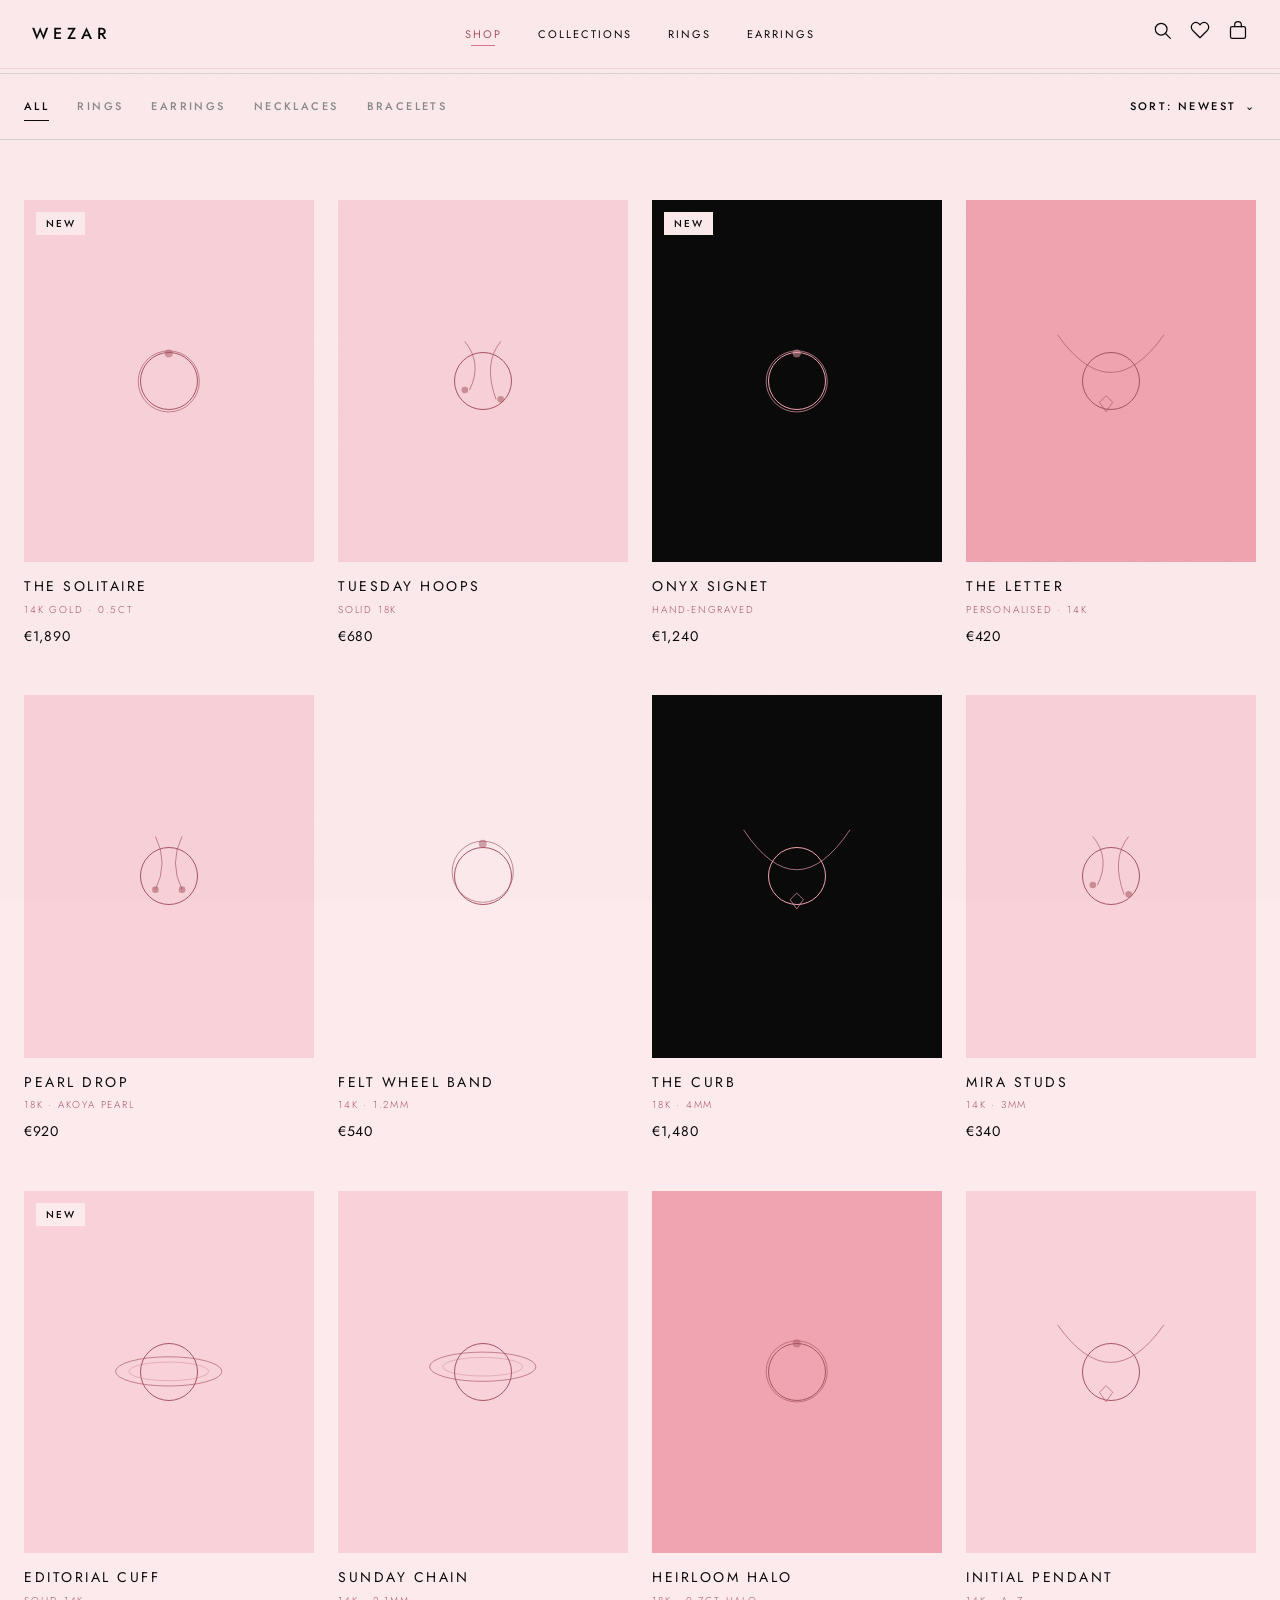
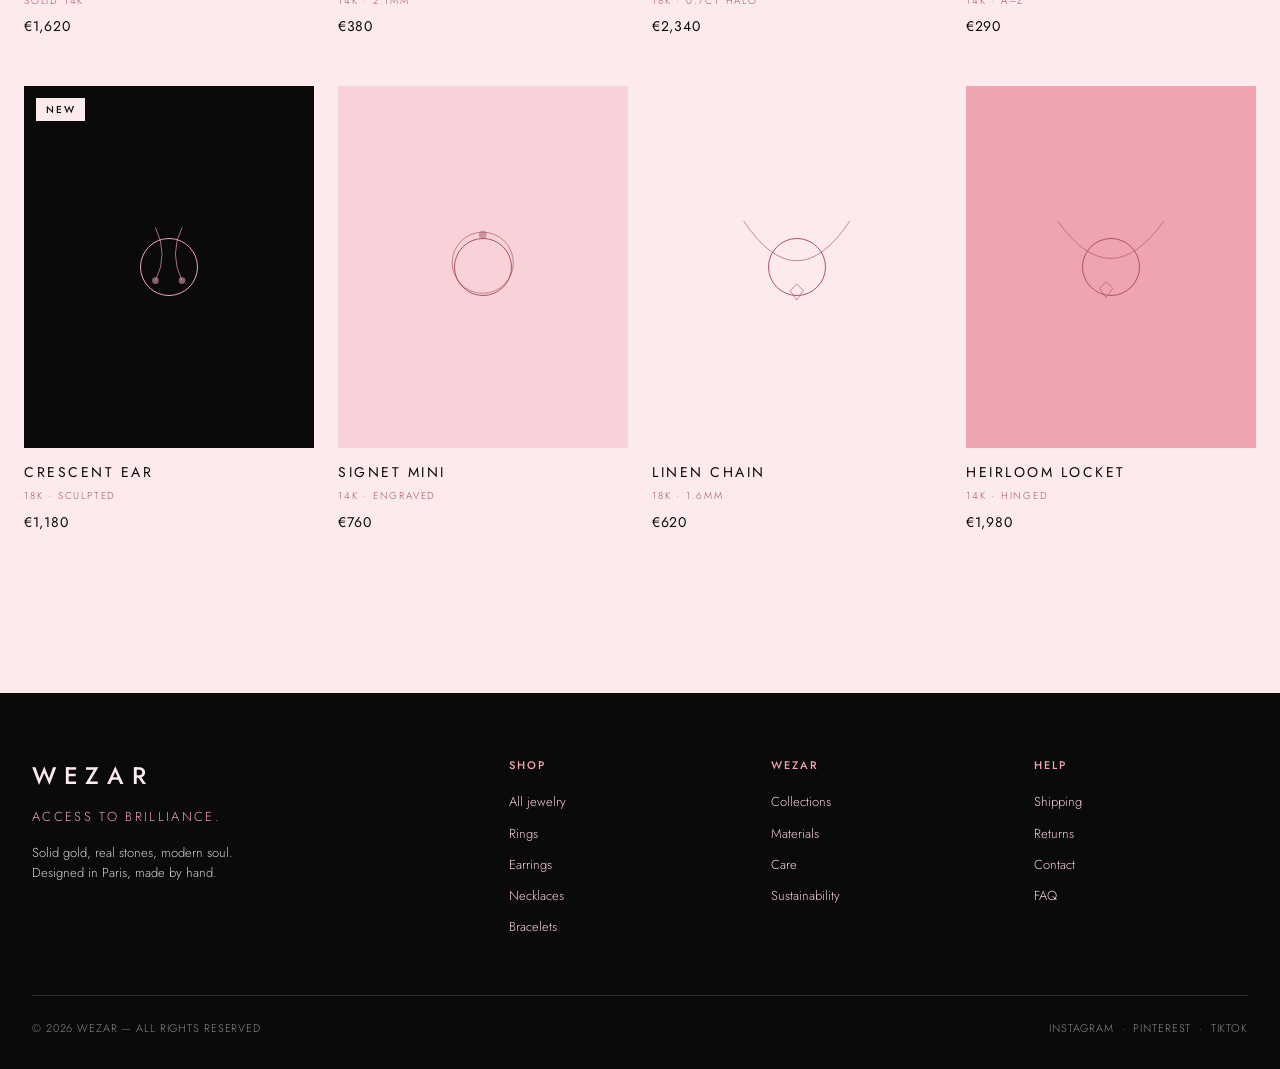
<file: shop.html>
<!DOCTYPE html>
<html lang="en">
<head>
<meta charset="UTF-8">
<meta name="viewport" content="width=device-width, initial-scale=1">
<title>Shop — Wezar</title>
<link rel="stylesheet" href="assets/wezar.css">
<link rel="stylesheet" href="assets/site.css">
<style>
  .filter-bar {
    position: sticky; top: 73px; z-index: 50;
    background: var(--wz-bg); border-top: 1px solid var(--wz-mist); border-bottom: 1px solid var(--wz-mist);
    padding: 18px 0;
  }
  .filter-bar .inner {
    display: flex; justify-content: space-between; align-items: center; gap: 24px; flex-wrap: wrap;
  }
  .filter-chips { display: flex; gap: 28px; flex-wrap: wrap; }
  .chip {
    font-family: var(--wz-font-body); font-size: 11px; font-weight: 500;
    letter-spacing: .22em; text-transform: uppercase; color: var(--wz-stone);
    padding: 6px 0; position: relative; transition: color 180ms var(--wz-ease);
  }
  .chip::after {
    content: ''; position: absolute; left: 0; right: 0; bottom: 0; height: 1px;
    background: var(--wz-onyx); transform: scaleX(0); transform-origin: center;
    transition: transform 320ms var(--wz-ease);
  }
  .chip:hover { color: var(--wz-onyx); }
  .chip.active { color: var(--wz-onyx); }
  .chip.active::after { transform: scaleX(1); }

  .sort-wrap { position: relative; }
  .sort-trigger {
    font-family: var(--wz-font-body); font-size: 11px; font-weight: 500;
    letter-spacing: .22em; text-transform: uppercase; color: var(--wz-onyx);
    display: flex; align-items: center; gap: 8px;
  }
  .sort-trigger .chev { transition: transform 320ms var(--wz-ease); }
  .sort-wrap.open .sort-trigger .chev { transform: rotate(180deg); }
  .sort-panel {
    position: absolute; right: 0; top: calc(100% + 14px);
    background: var(--wz-bg); border: 1px solid var(--wz-mist);
    box-shadow: 0 24px 48px -12px rgba(10,10,10,.18);
    min-width: 240px; opacity: 0; transform: translateY(-8px);
    pointer-events: none; transition: opacity 180ms var(--wz-ease), transform 180ms var(--wz-ease);
    z-index: 60;
  }
  .sort-wrap.open .sort-panel { opacity: 1; transform: translateY(0); pointer-events: auto; }
  .sort-panel button {
    display: block; width: 100%; text-align: left;
    padding: 14px 20px; font-family: var(--wz-font-body); font-size: 12px; font-weight: 400;
    letter-spacing: .04em; color: var(--wz-onyx);
    transition: background 180ms var(--wz-ease);
  }
  .sort-panel button:hover { background: var(--wz-pearl); }
  .sort-panel button.active { color: var(--wz-champagne-deep); }
  .sort-panel button.active::before { content: '◆ '; font-size: 8px; }

  .grid-section { padding: 64px 0 160px; }
  .empty {
    padding: 96px 24px; text-align: center; font-family: var(--wz-font-body); text-transform: uppercase; color: var(--wz-stone); font-size: 22px;
  }
</style>
</head>
<body data-screen-label="02 Shop">

<div id="site-header"></div>

<div class="filter-bar">
  <div class="container inner">
    <div class="filter-chips" id="chips">
      <button class="chip active" data-cat="all">All</button>
      <button class="chip" data-cat="rings">Rings</button>
      <button class="chip" data-cat="earrings">Earrings</button>
      <button class="chip" data-cat="necklaces">Necklaces</button>
      <button class="chip" data-cat="bracelets">Bracelets</button>
    </div>
    <div class="sort-wrap" id="sort">
      <button class="sort-trigger" id="sort-trig">
        <span>Sort: <span id="sort-label">Newest</span></span>
        <span class="chev">⌄</span>
      </button>
      <div class="sort-panel">
        <button data-sort="newest" class="active">Newest</button>
        <button data-sort="price-asc">Price: low to high</button>
        <button data-sort="price-desc">Price: high to low</button>
      </div>
    </div>
  </div>
</div>

<section class="grid-section">
  <div class="container">
    <div class="product-grid" id="grid"></div>
    <div class="empty" id="empty" style="display:none;">No pieces yet — try another category.</div>
  </div>
</section>

<div id="site-footer"></div>

<script src="assets/data.js"></script>
<script type="module" src="assets/motion.js"></script>
<script>
  injectChrome('shop');

  let activeCat = getQuery('category') || 'all';
  let activeSort = 'newest';
  const sortLabels = { 'newest':'Newest', 'price-asc':'Price: low to high', 'price-desc':'Price: high to low' };

  // Activate chip from URL
  document.querySelectorAll('.chip').forEach(c => {
    c.classList.toggle('active', c.dataset.cat === activeCat);
    c.addEventListener('click', () => {
      activeCat = c.dataset.cat;
      document.querySelectorAll('.chip').forEach(x => x.classList.toggle('active', x === c));
      updateURL();
      render();
    });
  });

  // Sort dropdown
  const sortWrap = document.getElementById('sort');
  document.getElementById('sort-trig').addEventListener('click', (e) => {
    e.stopPropagation();
    sortWrap.classList.toggle('open');
  });
  document.addEventListener('click', () => sortWrap.classList.remove('open'));
  document.querySelectorAll('.sort-panel button').forEach(b => {
    b.addEventListener('click', () => {
      activeSort = b.dataset.sort;
      document.querySelectorAll('.sort-panel button').forEach(x => x.classList.toggle('active', x === b));
      document.getElementById('sort-label').textContent = sortLabels[activeSort];
      sortWrap.classList.remove('open');
      render();
    });
  });

  function updateURL() {
    const u = new URL(location.href);
    if (activeCat === 'all') u.searchParams.delete('category');
    else u.searchParams.set('category', activeCat);
    history.replaceState(null, '', u.toString());
  }

  function render() {
    let list = PRODUCTS.slice();
    // collection filter (from URL only)
    const col = getQuery('collection');
    if (col) list = list.filter(p => p.collection === col);
    if (activeCat !== 'all') list = list.filter(p => p.category === activeCat);

    if (activeSort === 'price-asc') list.sort((a,b) => a.price - b.price);
    else if (activeSort === 'price-desc') list.sort((a,b) => b.price - a.price);
    // newest = original order (newest first by data ordering)

    document.getElementById('grid').innerHTML = list.map(p => productCard(p)).join('');
    document.getElementById('empty').style.display = list.length ? 'none' : 'block';
  }
  render();
</script>
</body>
</html>
</file>
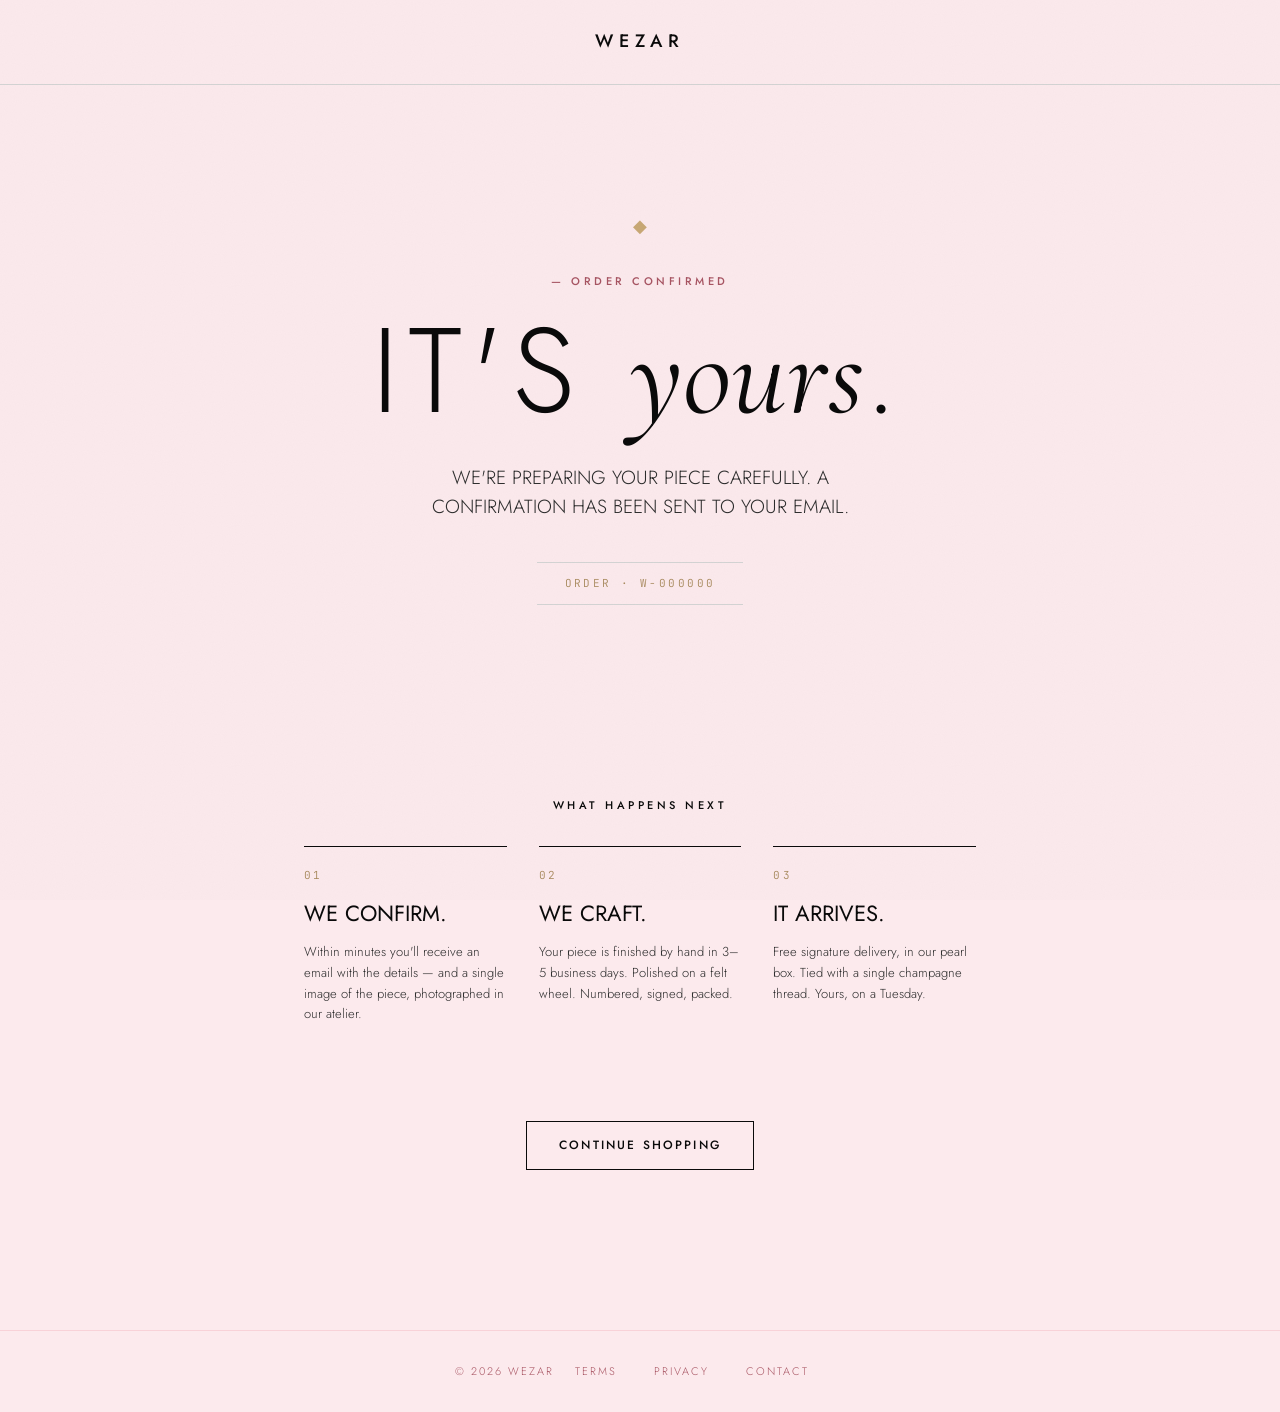
<file: thank-you.html>
<!DOCTYPE html>
<html lang="en">
<head>
<meta charset="UTF-8">
<meta name="viewport" content="width=device-width, initial-scale=1">
<title>It's yours. — Wezar</title>
<link rel="stylesheet" href="assets/wezar.css">
<link rel="stylesheet" href="assets/site.css">
<style>
  .mini-nav {
    text-align: center; padding: 28px 32px;
    border-bottom: 1px solid var(--wz-mist); background: var(--wz-bg);
  }
  .mini-nav .brand {
    font-family: var(--wz-font-body); font-weight: 500; letter-spacing: .32em; font-size: 18px;
  }

  .ty-wrap {
    max-width: 640px; margin: 0 auto; padding: 128px 24px 96px; text-align: center;
  }
  .ty-diamond { color: var(--wz-champagne); font-size: 18px; margin-bottom: 32px; }
  .ty-wrap .eyebrow { margin-bottom: 24px; }
  .ty-wrap h1 {
    font-family: var(--wz-font-body); font-weight: 300; text-transform: uppercase;
    font-size: clamp(64px, 10vw, 120px); line-height: .95; letter-spacing: 0.08em;
    margin: 0 0 32px;
  }
  .ty-wrap .sub {
    font-family: var(--wz-font-body); font-weight: 300; text-transform: uppercase;
    font-size: 19px; line-height: 1.55; color: var(--wz-graphite);
    max-width: 44ch; margin: 0 auto 40px;
  }
  .order-num {
    font-family: var(--wz-font-mono); font-size: 11px; letter-spacing: .22em;
    text-transform: uppercase; color: var(--wz-champagne-deep);
    padding: 12px 0; border-top: 1px solid var(--wz-mist); border-bottom: 1px solid var(--wz-mist);
    display: inline-block; padding-left: 28px; padding-right: 28px; margin-bottom: 96px;
  }

  .recap {
    text-align: left; max-width: 640px; margin: 0 auto;
    padding: 0 24px 96px;
  }
  .recap h2 {
    font-family: var(--wz-font-body); font-size: 11px; font-weight: 500;
    letter-spacing: .32em; text-transform: uppercase; color: var(--wz-onyx);
    margin: 0 0 24px;
  }
  .recap-line {
    display: grid; grid-template-columns: 64px 1fr auto; gap: 20px;
    align-items: center; padding: 18px 0; border-top: 1px solid var(--wz-mist);
  }
  .recap-line:last-child { border-bottom: 1px solid var(--wz-mist); }
  .recap-line .thumb {
    width: 64px; height: 64px; position: relative; overflow: hidden; background: var(--wz-pearl);
  }
  .recap-line .thumb.dark { background: var(--wz-charcoal); }
  .recap-line .thumb.blush { background: var(--wz-blush); }
  .recap-line .thumb.deep { background: var(--wz-pearl-deep); }
  .recap-line .thumb .ph svg { width: 60%; }
  .recap-line .n { font-family: var(--wz-font-body); text-transform: uppercase; font-size: 18px; margin-bottom: 4px; }
  .recap-line .m { font-family: var(--wz-font-body); font-size: 10px; letter-spacing: .18em; text-transform: uppercase; color: var(--wz-stone); }
  .recap-line .price { font-family: var(--wz-font-body); font-size: 14px; }

  .next-steps {
    max-width: 720px; margin: 0 auto; padding: 0 24px 96px;
  }
  .next-steps h2 {
    font-family: var(--wz-font-body); font-size: 11px; font-weight: 500;
    letter-spacing: .32em; text-transform: uppercase; color: var(--wz-onyx);
    margin: 0 0 32px; text-align: center;
  }
  .steps {
    display: grid; grid-template-columns: repeat(3, 1fr); gap: 32px;
  }
  @media (max-width: 700px) { .steps { grid-template-columns: 1fr; } }
  .step {
    border-top: 1px solid var(--wz-onyx); padding-top: 20px;
  }
  .step .num {
    font-family: var(--wz-font-mono); font-size: 11px; letter-spacing: .22em;
    color: var(--wz-champagne-deep); margin-bottom: 12px;
  }
  .step h3 {
    font-family: var(--wz-font-body); font-weight: 400; text-transform: uppercase;
    font-size: 22px; margin: 0 0 12px;
  }
  .step p {
    font-family: var(--wz-font-body); font-size: 13px; line-height: 1.6;
    color: var(--wz-graphite); margin: 0;
  }

  .closing-cta {
    text-align: center; padding: 0 24px 160px;
  }
</style>
</head>
<body data-screen-label="07 Thank you">

<nav class="mini-nav">
  <a href="index.html" class="brand">WEZAR</a>
</nav>

<div class="ty-wrap">
  <div class="ty-diamond">◆</div>
  <div class="eyebrow">— Order confirmed</div>
  <h1>It's <em>yours</em>.</h1>
  <p class="sub">We're preparing your piece carefully. A confirmation has been sent to your email.</p>
  <div class="order-num" id="order-num">Order · W-000000</div>
</div>

<section class="recap">
  <h2>Your edit</h2>
  <div id="recap-lines"></div>
</section>

<section class="next-steps">
  <h2>What happens next</h2>
  <div class="steps">
    <div class="step">
      <div class="num">01</div>
      <h3>We confirm.</h3>
      <p>Within minutes you'll receive an email with the details — and a single image of the piece, photographed in our atelier.</p>
    </div>
    <div class="step">
      <div class="num">02</div>
      <h3>We craft.</h3>
      <p>Your piece is finished by hand in 3–5 business days. Polished on a felt wheel. Numbered, signed, packed.</p>
    </div>
    <div class="step">
      <div class="num">03</div>
      <h3>It arrives.</h3>
      <p>Free signature delivery, in our pearl box. Tied with a single champagne thread. Yours, on a Tuesday.</p>
    </div>
  </div>
</section>

<div class="closing-cta">
  <a href="shop.html" class="btn btn-secondary">Continue shopping</a>
</div>

<div class="footer-mini">
  <span>© 2026 Wezar</span> <a>Terms</a> <a>Privacy</a> <a>Contact</a>
</div>

<script src="assets/data.js"></script>
<script type="module" src="assets/motion.js"></script>
<script>
  const order = getQuery('order') || 'W-000000';
  document.getElementById('order-num').textContent = `Order · ${order}`;

  const itemsRaw = getQuery('items') || '';
  const items = itemsRaw.split(',').filter(Boolean).map(s => {
    const [id, qty] = s.split(':');
    return { id, qty: parseInt(qty, 10) || 1, p: PRODUCTS.find(x => x.id === id) };
  }).filter(i => i.p);

  if (items.length) {
    document.getElementById('recap-lines').innerHTML = items.map(i => {
      const tone = i.p.tone || 'pearl';
      const toneClass = tone === 'dark' ? 'dark' : tone === 'blush' ? 'blush' : tone === 'deep' ? 'deep' : '';
      return `
      <div class="recap-line">
        <div class="thumb ${toneClass}"><div class="ph">${productArt(i.p)}</div></div>
        <div>
          <div class="n">${i.p.name}</div>
          <div class="m">${i.p.meta} · qty ${i.qty}</div>
        </div>
        <div class="price">${fmtPrice(i.p.price * i.qty)}</div>
      </div>`;
    }).join('');
  } else {
    document.querySelector('.recap').style.display = 'none';
  }
</script>
</body>
</html>
</file>
<file: assets/wezar.css>
/* =============================================
   WEZAR — Colors & Type
   v1.0 — May 2026
   ============================================= */

@import url('https://fonts.googleapis.com/css2?family=Cormorant+Garamond:ital,wght@0,300;0,400;0,500;1,300;1,400;1,500&family=JetBrains+Mono:wght@300;400;500&family=Jost:ital,wght@0,300;0,400;0,500;0,600;1,300;1,400&display=swap');

:root {
  /* ---------- COLOR — neutrals ---------- */
  --wz-onyx:        #0A0A0A;
  --wz-charcoal:    #1A1A1A;
  --wz-graphite:    #2C2C2C;
  --wz-stone:       #8A8A8A;
  --wz-mist:        #D4D4D4;
  --wz-pearl-deep:  #EAE2D5;
  --wz-pearl:       #F4EFE8;
  --wz-bone:        #FAF7F2;
  --wz-white:       #FFFFFF;

  /* ---------- COLOR — accent ---------- */
  --wz-champagne:       #C9A875;
  --wz-champagne-deep:  #A8895C;
  --wz-champagne-soft:  #E5D5B5;
  --wz-blush:           #E8D5C8;

  /* ---------- COLOR — primary brand · Rose d'Amour SL17 ---------- */
  --wz-rose:           #F0A4B1;  /* SL17 — primary brand surface */
  --wz-rose-deep:      #D17888;  /* hover, links, accent text on light */
  --wz-rose-deeper:    #A85563;  /* deep accent, headlines on rose */
  --wz-rose-soft:      #F8D2D8;  /* secondary surface, card backgrounds */
  --wz-rose-whisper:   #FCEAED;  /* page background, subtle wash */

  /* ---------- COLOR — signal ---------- */
  --wz-success: #5C7A5C;
  --wz-error:   #B85B5B;

  /* ---------- SEMANTIC color tokens ---------- */
  --wz-bg:           var(--wz-rose-whisper);
  --wz-bg-alt:       var(--wz-rose-soft);
  --wz-bg-inverse:   var(--wz-onyx);
  --wz-fg:           var(--wz-onyx);
  --wz-fg-muted:     var(--wz-graphite);
  --wz-fg-subtle:    var(--wz-stone);
  --wz-fg-inverse:   var(--wz-rose-whisper);
  --wz-accent:       var(--wz-rose);
  --wz-accent-deep:  var(--wz-rose-deep);
  --wz-border:       var(--wz-rose-soft);
  --wz-border-strong:var(--wz-onyx);

  /* ---------- TYPOGRAPHY families ---------- */
  --wz-font-display: 'Cormorant Garamond', 'Times New Roman', serif;
  --wz-font-body:    'Jost', -apple-system, BlinkMacSystemFont, sans-serif;
  --wz-font-mono:    'JetBrains Mono', 'Courier New', monospace;

  /* ---------- TYPE scale ---------- */
  --wz-text-xs:   0.6875rem;  /* 11 */
  --wz-text-sm:   0.8125rem;  /* 13 */
  --wz-text-base: 0.9375rem;  /* 15 */
  --wz-text-md:   1.0625rem;  /* 17 */
  --wz-text-lg:   1.375rem;   /* 22 */
  --wz-text-xl:   1.875rem;   /* 30 */
  --wz-text-2xl:  2.625rem;   /* 42 */
  --wz-text-3xl:  3.75rem;    /* 60 */
  --wz-text-4xl:  5.5rem;     /* 88 */

  --wz-leading-tight:  1.05;
  --wz-leading-snug:   1.25;
  --wz-leading-normal: 1.55;
  --wz-leading-loose:  1.8;

  --wz-tracking-tight:  -0.01em;
  --wz-tracking-normal:  0;
  --wz-tracking-wide:    0.08em;
  --wz-tracking-wider:   0.18em;
  --wz-tracking-widest:  0.32em;

  /* ---------- SPACING — 4pt scale ---------- */
  --wz-space-0:  0;
  --wz-space-1:  4px;
  --wz-space-2:  8px;
  --wz-space-3:  12px;
  --wz-space-4:  16px;
  --wz-space-5:  24px;
  --wz-space-6:  32px;
  --wz-space-7:  48px;
  --wz-space-8:  64px;
  --wz-space-9:  96px;
  --wz-space-10: 128px;
  --wz-space-11: 192px;

  /* ---------- LAYOUT ---------- */
  --wz-container:       1320px;
  --wz-container-text:  720px;
  --wz-gutter:          24px;

  /* ---------- RADIUS — sharp by default ---------- */
  --wz-radius-none: 0;
  --wz-radius-sm:   2px;
  --wz-radius-md:   4px;
  --wz-radius-pill: 999px;

  /* ---------- BORDERS ---------- */
  --wz-border-hair:   1px solid var(--wz-mist);
  --wz-border-fine:   1px solid var(--wz-onyx);
  --wz-border-accent: 1px solid var(--wz-champagne);

  /* ---------- SHADOW ---------- */
  --wz-shadow-soft: 0 1px 2px rgba(10, 10, 10, 0.04);
  --wz-shadow-card: 0 8px 24px -8px rgba(10, 10, 10, 0.08);
  --wz-shadow-lift: 0 24px 48px -12px rgba(10, 10, 10, 0.18);

  /* ---------- MOTION ---------- */
  --wz-ease:     cubic-bezier(0.22, 0.61, 0.36, 1);  /* signature */
  --wz-ease-in:  cubic-bezier(0.55, 0, 1, 0.45);
  --wz-ease-out: cubic-bezier(0, 0.55, 0.45, 1);
  --ease-out-expo:    cubic-bezier(0.16, 1, 0.3, 1);
  --ease-out-quart:   cubic-bezier(0.25, 1, 0.5, 1);
  --ease-in-out-circ: cubic-bezier(0.85, 0, 0.15, 1);
  --spring-soft:      cubic-bezier(0.34, 1.56, 0.64, 1);  /* soft overshoot */
  --spring-snap:      cubic-bezier(0.5, -0.4, 0.45, 1.4); /* punchier bounce */
  --wz-dur-fast:      180ms;
  --wz-dur-base:      320ms;
  --wz-dur-slow:      560ms;
  --wz-dur-cinematic: 2000ms;

  /* ---------- Z-INDEX ---------- */
  --wz-z-base:    1;
  --wz-z-card:    10;
  --wz-z-nav:     100;
  --wz-z-overlay: 1000;
  --wz-z-modal:   1100;
  --wz-z-toast:   1200;
}

/* ===================================================
   SEMANTIC TYPE CLASSES
   =================================================== */
body, .wz-body {
  font-family: var(--wz-font-body);
  font-weight: 300;
  font-size: var(--wz-text-base);
  line-height: var(--wz-leading-normal);
  color: var(--wz-fg);
  background: var(--wz-bg);
  -webkit-font-smoothing: antialiased;
  -moz-osx-font-smoothing: grayscale;
}

.wz-display {
  font-family: var(--wz-font-body);
  font-weight: 300;
  font-size: var(--wz-text-4xl);
  line-height: var(--wz-leading-tight);
  letter-spacing: var(--wz-tracking-wide);
  text-transform: uppercase;
}
.wz-h1 {
  font-family: var(--wz-font-body);
  font-weight: 300;
  font-size: var(--wz-text-3xl);
  line-height: var(--wz-leading-tight);
  letter-spacing: var(--wz-tracking-wide);
  text-transform: uppercase;
}
.wz-h2 {
  font-family: var(--wz-font-body);
  font-weight: 300;
  font-size: var(--wz-text-2xl);
  line-height: var(--wz-leading-snug);
  letter-spacing: var(--wz-tracking-wide);
  text-transform: uppercase;
}
.wz-h3 {
  font-family: var(--wz-font-body);
  font-weight: 400;
  font-size: var(--wz-text-xl);
  line-height: var(--wz-leading-snug);
  letter-spacing: var(--wz-tracking-wide);
  text-transform: uppercase;
}
.wz-h4 {
  font-family: var(--wz-font-body);
  font-weight: 500;
  font-size: var(--wz-text-lg);
  letter-spacing: var(--wz-tracking-wide);
  text-transform: uppercase;
}
.wz-eyebrow {
  font-family: var(--wz-font-body);
  font-weight: 500;
  font-size: var(--wz-text-xs);
  letter-spacing: var(--wz-tracking-widest);
  text-transform: uppercase;
  color: var(--wz-rose-deeper);
}
.wz-lede {
  font-family: var(--wz-font-body);
  font-weight: 300;
  font-size: var(--wz-text-base);
  line-height: 1.55;
  letter-spacing: var(--wz-tracking-wide);
  text-transform: uppercase;
}
.wz-meta {
  font-family: var(--wz-font-body);
  font-weight: 400;
  font-size: var(--wz-text-xs);
  letter-spacing: var(--wz-tracking-wider);
  text-transform: uppercase;
  color: var(--wz-stone);
}
.wz-mono {
  font-family: var(--wz-font-mono);
  font-size: 0.75rem;
}


/* italic accent helpers — Cormorant inside Jost headlines */
em, .wz-accent-italic {
  font-family: var(--wz-font-display);
  font-style: italic;
  font-weight: 400;
  text-transform: none;
  letter-spacing: 0;
  color: inherit;
}
.gold, .wz-italic-gold {
  font-family: var(--wz-font-display);
  font-style: italic;
  font-weight: 400;
  text-transform: none;
  letter-spacing: 0;
  color: var(--wz-champagne-deep);
}
</file>
<file: assets/site.css>
/* ============= WEZAR site-wide styles — aligned to Web UI kit ============= */
* { box-sizing: border-box; }
html, body { margin: 0; padding: 0; }
a { color: inherit; text-decoration: none; cursor: pointer; }
button { background: none; border: none; padding: 0; font: inherit; color: inherit; cursor: pointer; }
img { max-width: 100%; display: block; }

body {
  font-family: var(--wz-font-body);
  font-weight: 300;
  font-size: var(--wz-text-base);
  line-height: var(--wz-leading-normal);
  color: var(--wz-onyx);
  background: var(--wz-rose-whisper);
}

.container { max-width: var(--wz-container); margin: 0 auto; padding: 0 var(--wz-gutter); }
.container-narrow { max-width: 960px; margin: 0 auto; padding: 0 var(--wz-gutter); }

/* ---------- NAV ---------- */
.nav {
  display: grid;
  grid-template-columns: 1fr auto 1fr;
  align-items: center;
  padding: 20px 32px;
  border-bottom: 1px solid var(--wz-rose-soft);
  background: var(--wz-rose-whisper);
  position: sticky; top: 0; z-index: 100;
}
.nav-brand {
  font-family: var(--wz-font-body);
  font-weight: 500;
  letter-spacing: .32em;
  font-size: 16px;
  text-align: left;
  color: var(--wz-onyx);
}

.nav-links { display: flex; gap: 36px; list-style: none; margin: 0; padding: 0; }
.nav-links a {
  font-family: var(--wz-font-body); font-size: 11px; font-weight: 400;
  letter-spacing: .18em; text-transform: uppercase; color: var(--wz-onyx);
  position: relative; padding: 8px 0; transition: color 180ms var(--wz-ease);
}
.nav-links a::after {
  content: ''; position: absolute; bottom: 4px; left: 50%; width: 0; height: 1px;
  background: var(--wz-rose-deep); transition: width 320ms var(--wz-ease);
  transform: translateX(-50%);
}
.nav-links a:hover, .nav-links a.active { color: var(--wz-rose-deeper); }
.nav-links a:hover::after, .nav-links a.active::after { width: 24px; }
.nav-icons { display: flex; gap: 18px; font-size: 16px; justify-self: end; align-items: center; }
.nav-icons a,
.nav-icons button { color: var(--wz-onyx); transition: color 180ms var(--wz-ease); position: relative; }
.nav-icons a:hover,
.nav-icons button:hover { color: var(--wz-rose-deep); }
.nav-bag-count,
.nav-wishlist-count {
  position: absolute; top: -6px; right: -10px;
  background: var(--wz-rose-deep); color: var(--wz-rose-whisper);
  font-family: var(--wz-font-body); font-size: 9px; font-weight: 500;
  letter-spacing: .04em; min-width: 16px; height: 16px; padding: 0 4px;
  display: inline-flex; align-items: center; justify-content: center;
  border-radius: var(--wz-radius-pill);
}

@media (max-width: 760px) {
  .nav { grid-template-columns: 1fr 1fr; padding: 16px 20px; }
  .nav-brand { text-align: left; font-size: 16px; }
  .nav-links { display: none; }
}

/* ---------- BUTTONS ---------- */
.btn {
  display: inline-flex; align-items: center; justify-content: center; gap: 8px;
  font-family: var(--wz-font-body); font-size: 12px; font-weight: 500;
  letter-spacing: .18em; text-transform: uppercase;
  padding: 14px 32px; border: 1px solid transparent; cursor: pointer;
  transition: all 320ms var(--wz-ease); background: transparent; color: inherit;
}
.btn-primary { background: var(--wz-onyx); color: var(--wz-rose-whisper); border-color: var(--wz-onyx); }
.btn-primary:hover { background: var(--wz-graphite); letter-spacing: .22em; }
.btn-secondary { color: var(--wz-onyx); border-color: var(--wz-onyx); }
.btn-secondary:hover { background: var(--wz-onyx); color: var(--wz-rose-whisper); letter-spacing: .22em; }
.btn-secondary.on-dark { color: var(--wz-rose-whisper); border-color: var(--wz-rose-whisper); }
.btn-secondary.on-dark:hover { background: var(--wz-rose-whisper); color: var(--wz-onyx); }
.btn-rose { background: var(--wz-rose); color: var(--wz-onyx); border-color: var(--wz-rose); }
.btn-rose:hover { background: var(--wz-rose-deep); color: var(--wz-rose-whisper); border-color: var(--wz-rose-deep); letter-spacing: .22em; }
.btn-ghost {
  padding: 12px 0; border: none; border-bottom: 1px solid var(--wz-onyx);
  color: var(--wz-onyx);
  letter-spacing: .18em; font-size: 11px; text-transform: uppercase; font-weight: 500;
}
.btn-ghost.on-dark { color: var(--wz-rose-whisper); border-color: var(--wz-rose-whisper); }
.btn-ghost:hover { color: var(--wz-rose-deeper); border-color: var(--wz-rose-deeper); }
.btn-ghost.on-dark:hover { color: var(--wz-rose); border-color: var(--wz-rose); }
.btn-block { display: flex; width: 100%; }
.btn-large { padding: 18px 32px; font-size: 12px; }

/* ---------- TYPE HELPERS ---------- */
.eyebrow {
  font-family: var(--wz-font-body); font-weight: 500; font-size: 11px;
  letter-spacing: .32em; text-transform: uppercase; color: var(--wz-rose-deeper);
}
.eyebrow-stone { color: var(--wz-stone); }
.display {
  font-family: var(--wz-font-body); font-weight: 300;
  line-height: 1.1; letter-spacing: .08em; text-transform: uppercase;
}
.display-lg { font-size: clamp(40px, 6vw, 72px); }
.display-md { font-size: clamp(34px, 5vw, 56px); }
.display-sm { font-size: clamp(26px, 3.5vw, 44px); }
.accent { color: var(--wz-rose-deeper); }
.on-dark .accent { color: var(--wz-rose); }

/* ---------- PRODUCT CARD ---------- */
.card {
  display: flex; flex-direction: column; cursor: pointer;
  transition: transform 320ms var(--wz-ease);
  background: none; text-align: left;
}
.card:hover { transform: translateY(-4px); }
.card .img {
  aspect-ratio: 4/5; position: relative; overflow: hidden;
  margin-bottom: 14px; background: var(--wz-rose-soft);
}
.card .img.deep { background: var(--wz-rose); }
.card .img.dark { background: var(--wz-onyx); }
.card .img.whisper { background: var(--wz-rose-whisper); border: 1px solid var(--wz-rose-soft); }
.card .img.blush { background: var(--wz-rose-soft); }
.card .img.bone { background: var(--wz-rose-whisper); }
.card .img::after {
  content: ''; position: absolute; width: 56px; height: 56px; border-radius: 50%;
  border: 1px solid var(--wz-rose-deeper); top: 50%; left: 50%;
  transform: translate(-50%,-50%); pointer-events: none;
  transition: opacity 320ms var(--wz-ease);
}
.card .img.dark::after { border-color: var(--wz-rose); }
.card .img-overlay {
  position: absolute; inset: 0; display: flex; align-items: flex-end; justify-content: center;
  padding-bottom: 24px; opacity: 0; transition: opacity 320ms var(--wz-ease);
  background: linear-gradient(to top, rgba(10,10,10,.18), rgba(10,10,10,0) 50%);
  pointer-events: none;
}
.card:hover .img-overlay { opacity: 1; }
.card .img-overlay span {
  font-family: var(--wz-font-body); font-size: 11px; font-weight: 500;
  letter-spacing: .22em; text-transform: uppercase; color: var(--wz-rose-whisper);
  border-bottom: 1px solid var(--wz-rose-whisper); padding-bottom: 4px;
}
.card .tag {
  position: absolute; top: 12px; left: 12px; background: var(--wz-rose-whisper);
  color: var(--wz-onyx); font-size: 10px; letter-spacing: .18em; text-transform: uppercase;
  padding: 4px 10px; font-weight: 500; font-family: var(--wz-font-body); z-index: 2;
}
.card .tag.rose { background: var(--wz-rose-deep); color: var(--wz-rose-whisper); }
.card .name {
  font-family: var(--wz-font-body); font-weight: 400;
  font-size: 14px; letter-spacing: .18em; text-transform: uppercase;
  margin: 0 0 4px; color: var(--wz-onyx);
}
.card .meta {
  font-family: var(--wz-font-body); font-size: 10px; letter-spacing: .18em;
  text-transform: uppercase; color: var(--wz-rose-deeper); margin-bottom: 8px;
}
.card .price {
  font-family: var(--wz-font-body); font-size: 14px; letter-spacing: .05em;
  font-weight: 400; color: var(--wz-onyx);
}

.product-grid {
  display: grid;
  grid-template-columns: repeat(auto-fill, minmax(260px, 1fr));
  gap: 48px 24px;
}
@media (max-width: 600px) {
  .product-grid { grid-template-columns: 1fr 1fr; gap: 32px 16px; }
}

/* ---------- INPUTS ---------- */
.input-line {
  width: 100%; border: none; border-bottom: 1px solid var(--wz-rose-soft);
  background: transparent; padding: 12px 0;
  font-family: var(--wz-font-body); font-size: 15px; font-weight: 300;
  color: var(--wz-onyx); outline: none;
  transition: border-color 180ms var(--wz-ease);
}
.input-line:focus { border-bottom-color: var(--wz-rose-deep); }
.input-line::placeholder { color: var(--wz-stone); }
.input-boxed {
  width: 100%; border: 1px solid var(--wz-rose-soft); background: var(--wz-rose-whisper);
  padding: 14px 16px; font-family: var(--wz-font-body); font-size: 15px; font-weight: 300;
  color: var(--wz-onyx); outline: none;
  transition: border-color 180ms var(--wz-ease);
  border-radius: var(--wz-radius-none);
}
.input-boxed:focus { border-color: var(--wz-rose-deep); }
label.field { display: flex; flex-direction: column; gap: 6px; }
label.field > span {
  font-family: var(--wz-font-body); font-size: 10px; font-weight: 500;
  letter-spacing: .18em; text-transform: uppercase; color: var(--wz-rose-deeper);
}
.field-row { display: grid; grid-template-columns: 1fr 1fr; gap: 16px; }
@media (max-width: 600px) { .field-row { grid-template-columns: 1fr; } }

/* ---------- FOOTER ---------- */
.footer { background: var(--wz-onyx); color: var(--wz-rose-whisper); padding: 64px 32px 32px; }
.footer-grid {
  max-width: 1320px; margin: 0 auto;
  display: grid; grid-template-columns: 2fr 1fr 1fr 1fr; gap: 48px;
  padding-bottom: 48px; border-bottom: 1px solid var(--wz-graphite);
}
.footer-brand { font-family: var(--wz-font-body); font-size: 24px; font-weight: 500; letter-spacing: .32em; margin-bottom: 12px; color: var(--wz-rose-whisper); }
.footer-tagline { font-family: var(--wz-font-body); font-weight: 300; color: var(--wz-rose); font-size: 13px; letter-spacing: .18em; text-transform: uppercase; margin-bottom: 16px; }
.footer-col h5 { font-family: var(--wz-font-body); font-size: 11px; letter-spacing: .18em; text-transform: uppercase; font-weight: 500; color: var(--wz-rose); margin: 0 0 16px; }
.footer-col ul { list-style: none; margin: 0; padding: 0; }
.footer-col li { margin-bottom: 8px; }
.footer-col a { font-family: var(--wz-font-body); font-size: 13px; color: var(--wz-rose-soft); font-weight: 300; transition: color 180ms var(--wz-ease); }
.footer-col a:hover { color: var(--wz-rose); }
.footer-bottom {
  max-width: 1320px; margin: 0 auto;
  display: flex; justify-content: space-between; padding-top: 24px;
  font-family: var(--wz-font-body); font-size: 11px; letter-spacing: .08em; color: var(--wz-stone); text-transform: uppercase;
}
.footer-mini {
  background: var(--wz-rose-whisper); padding: 32px;
  text-align: center; border-top: 1px solid var(--wz-rose-soft);
  font-family: var(--wz-font-body); font-size: 11px; letter-spacing: .18em;
  text-transform: uppercase; color: var(--wz-rose-deeper);
}
.footer-mini a { margin: 0 16px; }
.footer-mini a:hover { color: var(--wz-onyx); }

@media (max-width: 800px) {
  .footer-grid { grid-template-columns: 1fr 1fr; gap: 32px; }
  .footer-bottom { flex-direction: column; gap: 12px; }
}

/* ---------- HAIRLINE / DIVIDER ---------- */
.hr-mist { border: none; border-top: 1px solid var(--wz-rose-soft); margin: 0; }
.hr-onyx { border: none; border-top: 1px solid var(--wz-onyx); margin: 0; }

/* ---------- TOAST ---------- */
.toast {
  position: fixed; top: 24px; left: 50%; transform: translate(-50%, -20px);
  background: var(--wz-onyx); color: var(--wz-rose-whisper);
  padding: 16px 28px; display: flex; align-items: center; gap: 24px;
  border-bottom: 1px solid var(--wz-rose);
  font-family: var(--wz-font-body); font-size: 12px; letter-spacing: .18em; text-transform: uppercase;
  font-weight: 500; z-index: 1200; opacity: 0; pointer-events: none;
  transition: opacity 320ms var(--wz-ease), transform 320ms var(--wz-ease);
}
.toast.show { opacity: 1; transform: translate(-50%, 0); pointer-events: auto; }
.toast a { color: var(--wz-rose); border-bottom: 1px solid var(--wz-rose); padding-bottom: 2px; }

/* ---------- DECORATIVE PLACEHOLDER ART (SVG) ---------- */
.ph {
  position: absolute; inset: 0; width: 100%; height: 100%;
  display: flex; align-items: center; justify-content: center;
}

/* ============= FOUNDATION FX (Phase 2) ============= */

/* ---------- film grain — sits over everything, never intercepts pointer ---------- */
body::after {
  content: '';
  position: fixed; inset: 0;
  pointer-events: none;
  z-index: 9998;
  opacity: 0.018;
  mix-blend-mode: multiply;
  background-image: url("data:image/svg+xml;utf8,<svg xmlns='http://www.w3.org/2000/svg' width='240' height='240'><filter id='n'><feTurbulence type='fractalNoise' baseFrequency='0.9' numOctaves='2' stitchTiles='stitch'/><feColorMatrix values='0 0 0 0 0  0 0 0 0 0  0 0 0 0 0  0 0 0 0.8 0'/></filter><rect width='100%25' height='100%25' filter='url(%23n)'/></svg>");
  background-size: 240px 240px;
}


/* ---------- char/word split utility (consumed by Motion.split) ---------- */
.wz-split-line,
.wz-split-word,
.wz-split-char {
  display: inline-block;
  overflow: hidden;
  vertical-align: top;
  line-height: inherit;
}
.wz-split-inner {
  display: inline-block;
  will-change: transform;
  transform: translateY(0);
}

/* ---------- reduced motion ---------- */
@media (prefers-reduced-motion: reduce) {
  *, *::before, *::after {
    animation-duration: 0.001ms !important;
    animation-iteration-count: 1 !important;
    transition-duration: 0.001ms !important;
    scroll-behavior: auto !important;
  }
  #wz-cursor { display: none; }
  html, body, a, button { cursor: auto !important; }
  body::after { display: none; }
  .wz-split-inner { transform: none !important; }
}

/* ---------- SEARCH OVERLAY ---------- */
.search-overlay {
  position: fixed; inset: 0; z-index: 200;
  background: rgba(10,10,10,0.72);
  backdrop-filter: blur(6px);
  display: flex; align-items: flex-start; justify-content: center;
  padding-top: 14vh;
  opacity: 0; pointer-events: none;
  transition: opacity 260ms var(--wz-ease);
}
.search-overlay.is-open { opacity: 1; pointer-events: auto; }

.search-close {
  position: absolute; top: 28px; right: 36px;
  color: var(--wz-pearl); opacity: .6;
  transition: opacity 160ms var(--wz-ease);
}
.search-close:hover { opacity: 1; }

.search-inner { width: min(600px, 90vw); }

.search-input {
  width: 100%; background: transparent; border: none;
  border-bottom: 1px solid rgba(244,239,232,.3);
  color: var(--wz-pearl); font-family: var(--wz-font-body);
  font-size: 22px; font-weight: 300; letter-spacing: .06em;
  padding: 12px 0; outline: none;
  transition: border-color 200ms var(--wz-ease);
}
.search-input::placeholder { color: rgba(244,239,232,.35); }
.search-input:focus { border-bottom-color: var(--wz-rose); }

.search-results { list-style: none; margin: 8px 0 0; padding: 0; }
.search-result-item a {
  display: flex; justify-content: space-between; align-items: center;
  padding: 14px 0; border-bottom: 1px solid rgba(244,239,232,.1);
  color: var(--wz-pearl); transition: color 160ms var(--wz-ease);
}
.search-result-item a:hover { color: var(--wz-rose); }
.search-result-name { font-size: 15px; font-weight: 300; letter-spacing: .03em; }
.search-result-collection { font-size: 10px; letter-spacing: .18em; text-transform: uppercase; opacity: .45; }
.search-no-results {
  padding: 24px 0; color: rgba(244,239,232,.35);
  font-size: 11px; letter-spacing: .16em; text-transform: uppercase;
}

/* ---------- WISHLIST DRAWER ---------- */
.wishlist-drawer {
  position: fixed; top: 0; right: 0; bottom: 0; z-index: 200;
  width: 380px; max-width: 100vw;
  background: var(--wz-rose-whisper);
  border-left: 1px solid var(--wz-rose-soft);
  display: flex; flex-direction: column;
  transform: translateX(100%);
  transition: transform 340ms var(--wz-ease);
}
.wishlist-drawer.is-open { transform: translateX(0); }

.wishlist-header {
  display: flex; justify-content: space-between; align-items: center;
  padding: 24px 28px; border-bottom: 1px solid var(--wz-rose-soft); flex-shrink: 0;
}
.wishlist-title {
  font-family: var(--wz-font-body); font-size: 11px; font-weight: 500;
  letter-spacing: .28em; text-transform: uppercase; color: var(--wz-onyx);
}
.wishlist-close { color: var(--wz-onyx); opacity: .4; transition: opacity 160ms var(--wz-ease); }
.wishlist-close:hover { opacity: 1; }

.wishlist-body { flex: 1; overflow-y: auto; padding: 0 28px; }

.wishlist-empty {
  text-align: center; padding: 56px 0;
  font-size: 11px; letter-spacing: .14em; color: var(--wz-mist); text-transform: uppercase;
}

.wishlist-item {
  display: flex; gap: 16px; align-items: flex-start;
  padding: 20px 0; border-bottom: 1px solid var(--wz-rose-soft);
}
.wishlist-item-art {
  width: 72px; min-width: 72px; height: 72px;
  display: flex; align-items: center; justify-content: center;
  background: var(--wz-rose-soft); border-radius: 2px; overflow: hidden;
}
.wishlist-item-art svg { width: 100% !important; height: 100%; }
.wishlist-item-info { flex: 1; display: flex; flex-direction: column; gap: 4px; }
.wishlist-item-name {
  font-size: 14px; font-weight: 400; letter-spacing: .03em; color: var(--wz-onyx);
  transition: color 160ms var(--wz-ease);
}
.wishlist-item-name:hover { color: var(--wz-rose-deep); }
.wishlist-item-meta { font-size: 11px; letter-spacing: .08em; color: var(--wz-mist); text-transform: capitalize; }
.wishlist-item-actions { display: flex; align-items: center; gap: 12px; margin-top: 8px; }
.wishlist-move-to-bag {
  font-size: 10px; letter-spacing: .18em; text-transform: uppercase; font-weight: 500;
  padding: 6px 14px; border: 1px solid var(--wz-onyx); color: var(--wz-onyx);
  transition: background 200ms var(--wz-ease), color 200ms var(--wz-ease);
}
.wishlist-move-to-bag:hover { background: var(--wz-onyx); color: var(--wz-rose-whisper); }
.wishlist-remove { color: var(--wz-rose-deep); opacity: .6; transition: opacity 160ms var(--wz-ease); }
.wishlist-remove:hover { opacity: 1; }

/* ---------- OVERLAY BACKDROP (behind wishlist drawer) ---------- */
.overlay-backdrop {
  position: fixed; inset: 0; z-index: 190;
  background: rgba(10,10,10,0.35);
  opacity: 0; pointer-events: none;
  transition: opacity 300ms var(--wz-ease);
}
.overlay-backdrop.is-visible { opacity: 1; pointer-events: auto; }

/* ---------- PRODUCT CARD HEART BUTTON ---------- */
.heart-btn {
  position: absolute; bottom: 10px; right: 10px; z-index: 2;
  width: 32px; height: 32px; border-radius: 50%;
  display: flex; align-items: center; justify-content: center;
  background: rgba(252,234,237,0.88); color: var(--wz-onyx);
  opacity: 0; transform: scale(0.85);
  transition: opacity 200ms var(--wz-ease), transform 200ms var(--wz-ease),
              background 160ms var(--wz-ease), color 160ms var(--wz-ease);
}
.card:hover .heart-btn,
.heart-btn.is-saved { opacity: 1; transform: scale(1); }
@media (hover: none) { .heart-btn { opacity: 1; transform: scale(1); } }
.heart-btn.is-saved { color: var(--wz-rose-deep); background: rgba(252,234,237,0.96); }
.heart-btn svg path { transition: fill 160ms var(--wz-ease); }
</file>
